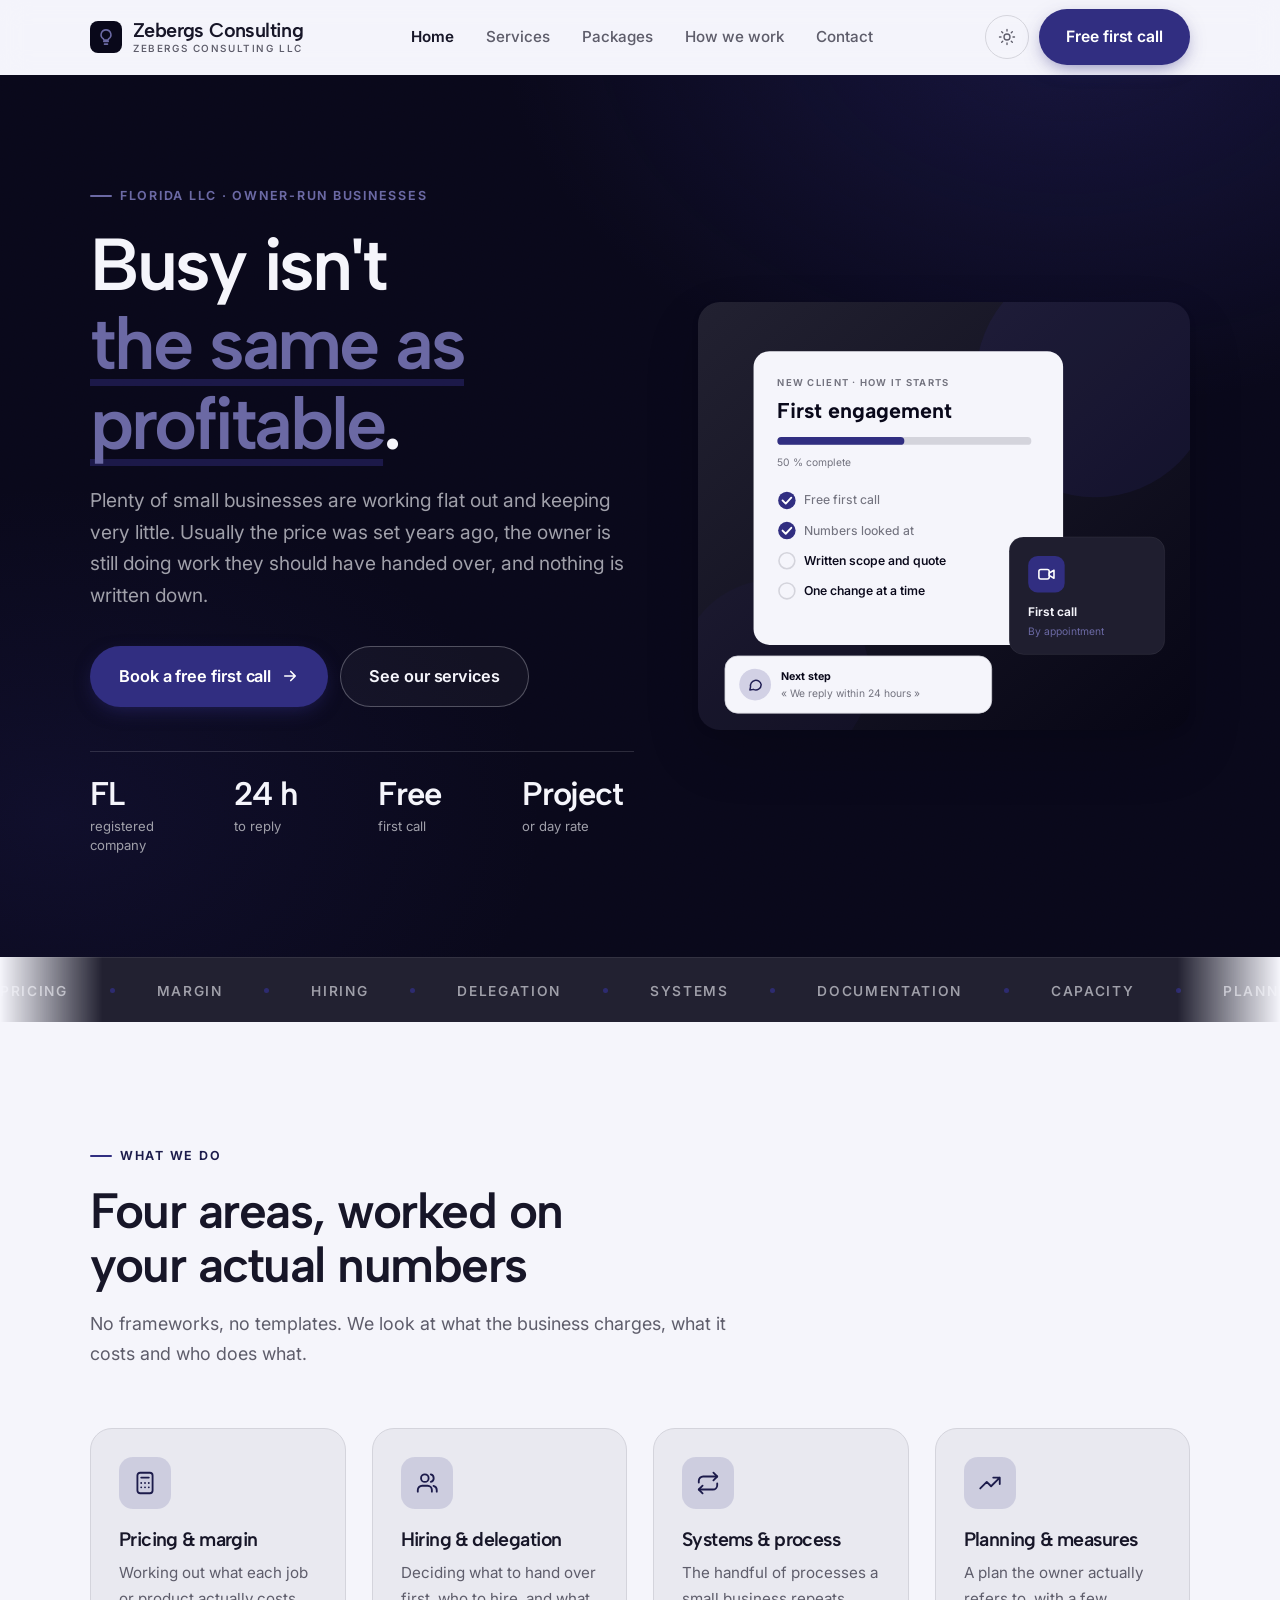
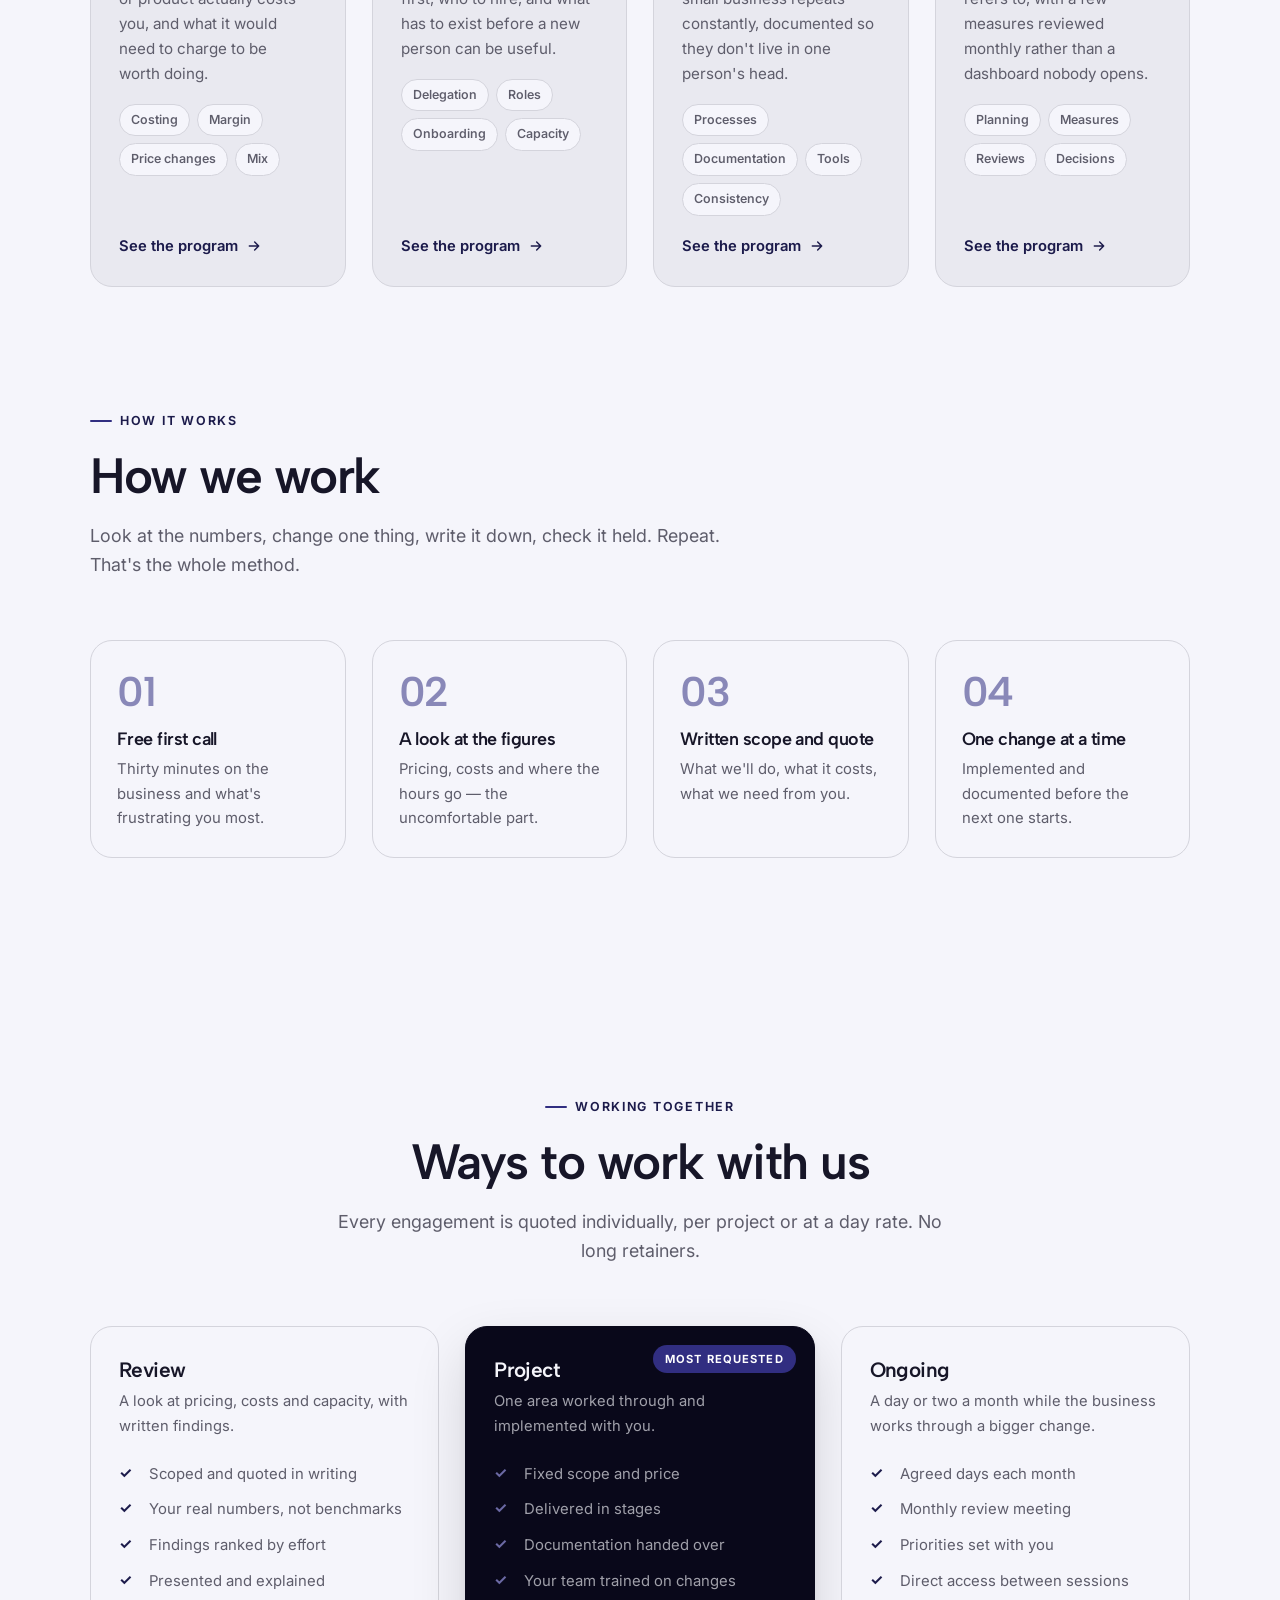
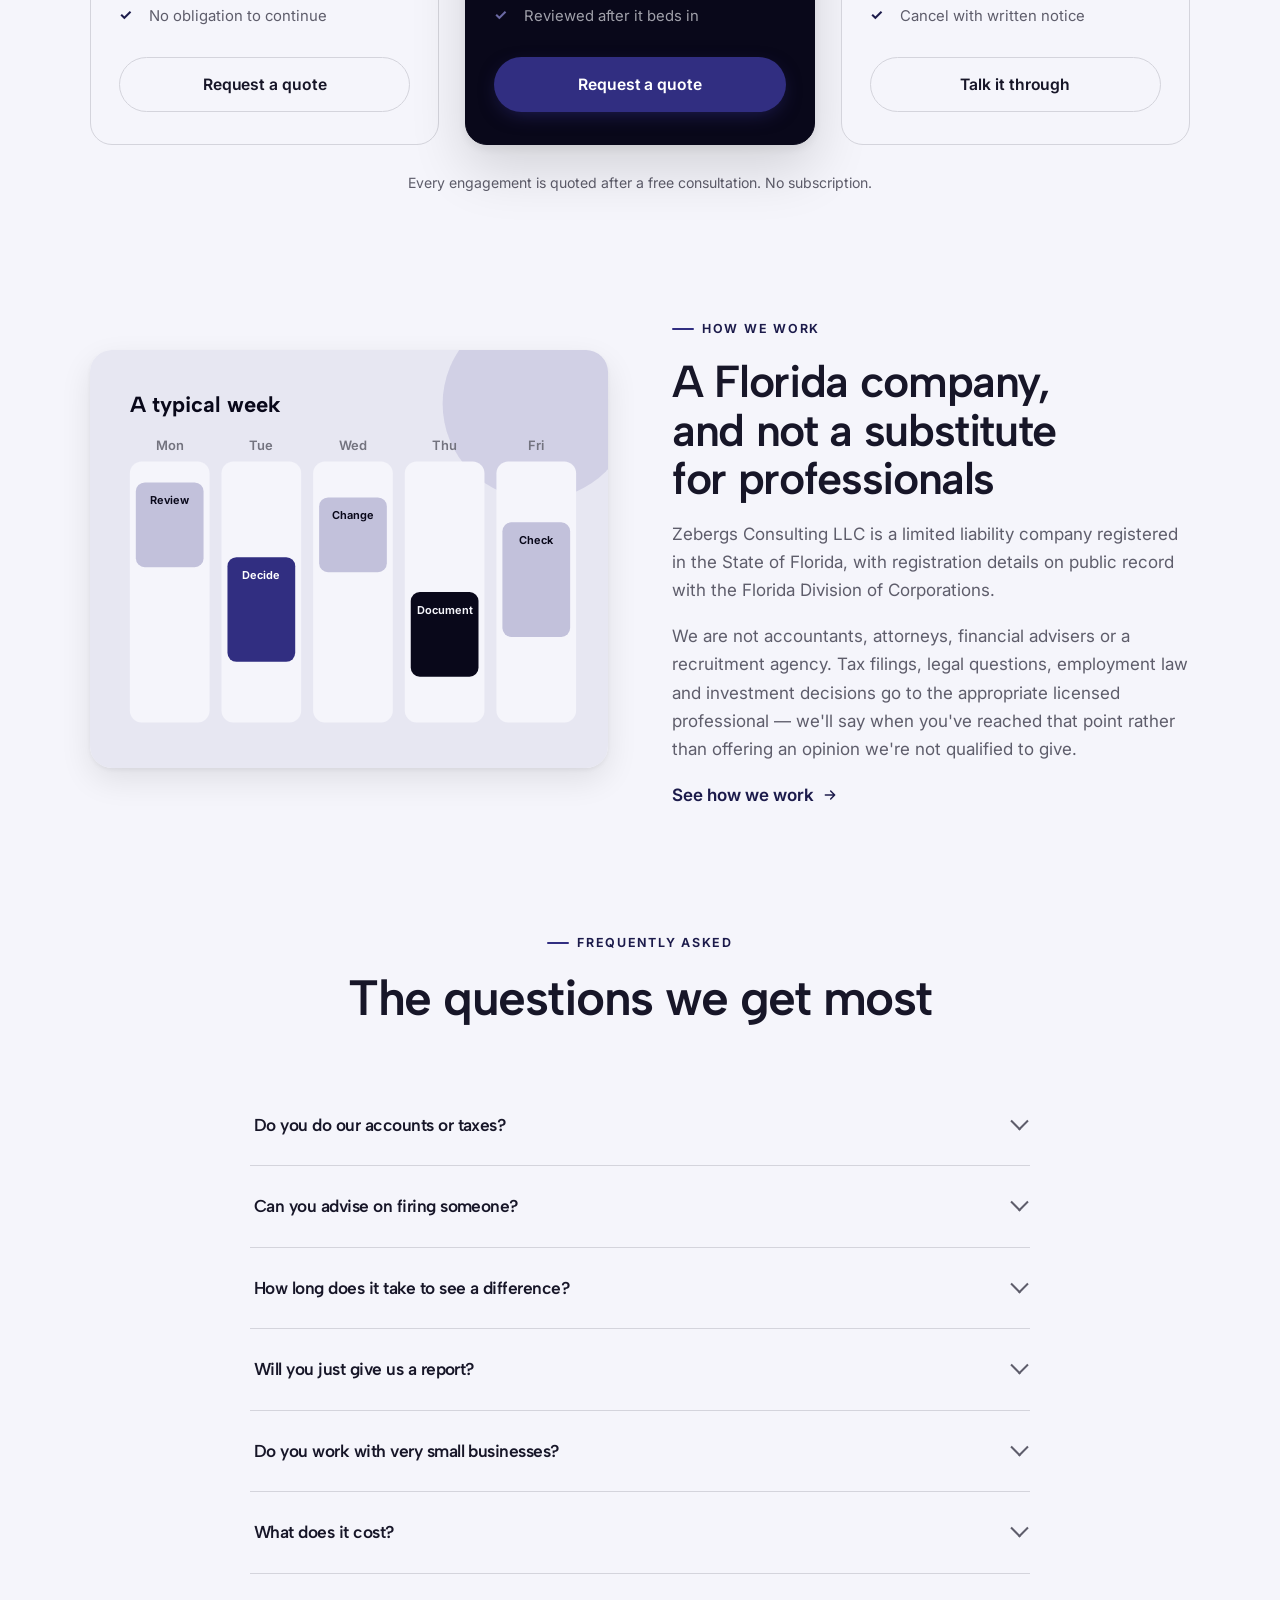
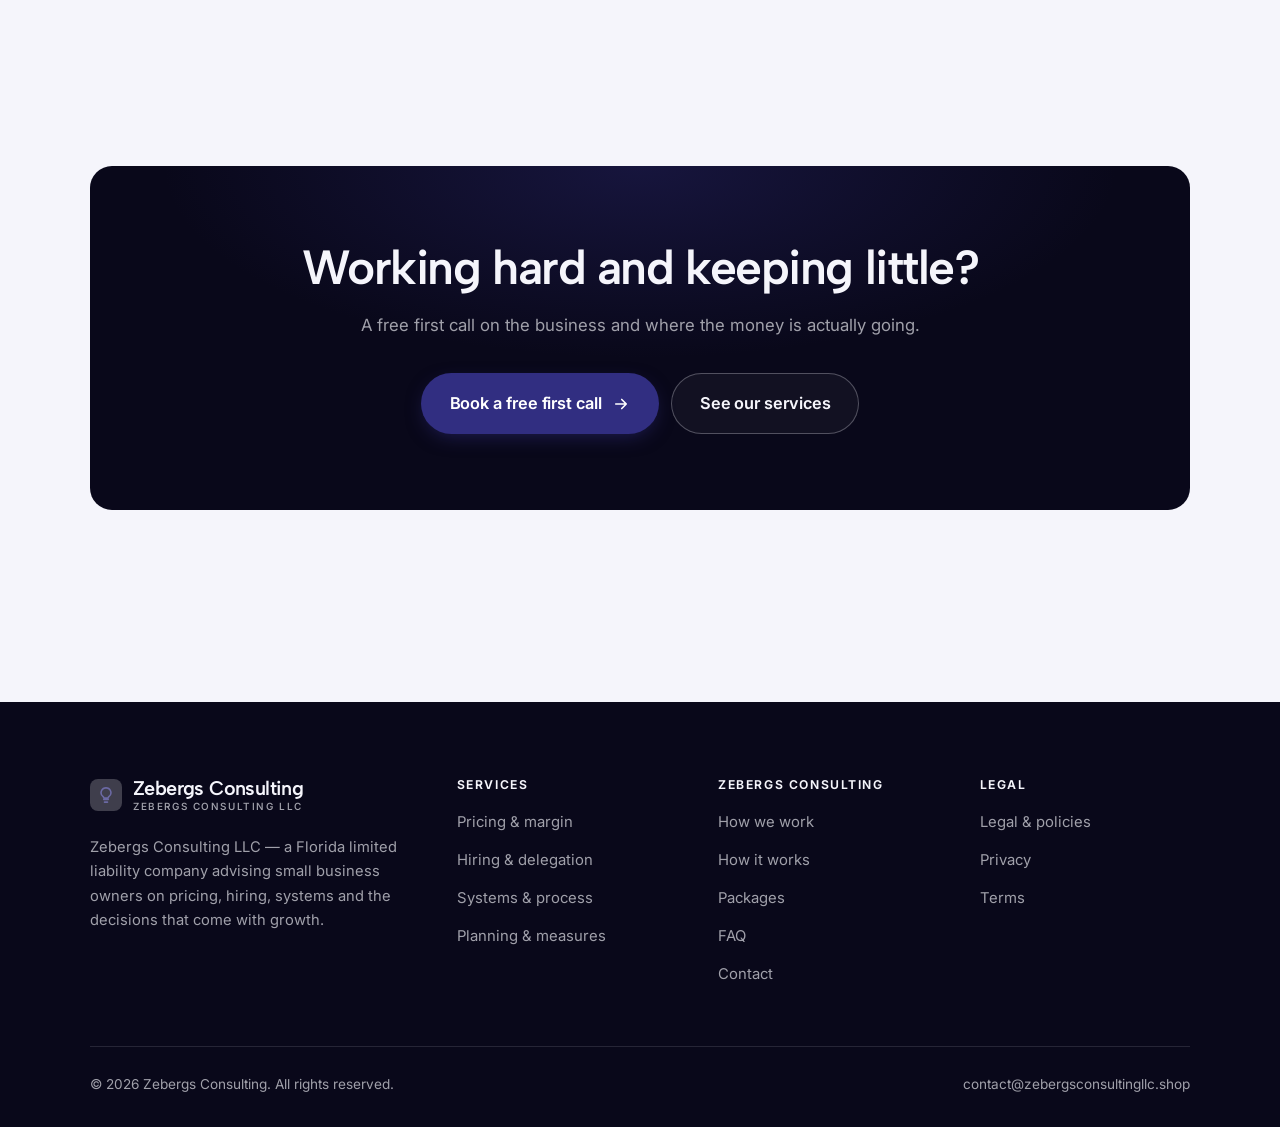
<file: index.html>
<!DOCTYPE html>
<html lang="en" class="no-js">
<head>
<meta charset="utf-8">
<meta name="viewport" content="width=device-width, initial-scale=1">
<title>Zebergs Consulting LLC — practical consulting for small businesses</title>
<meta name="description" content="Zebergs Consulting LLC, a Florida company advising small business owners: pricing and margin, hiring and delegation, systems and process, and planning for growth.">
<link rel="canonical" href="https://zebergsconsultingllc.shop/">

<meta property="og:type" content="website">
<meta property="og:url" content="https://zebergsconsultingllc.shop/">
<meta property="og:site_name" content="Zebergs Consulting">
<meta property="og:locale" content="en_US">
<meta property="og:title" content="Zebergs Consulting LLC — practical consulting for small businesses">
<meta property="og:description" content="Zebergs Consulting LLC, a Florida company advising small business owners: pricing and margin, hiring and delegation, systems and process, and planning for growth.">
<meta name="theme-color" content="#09081a">

<link rel="icon" href="assets/img/favicon.svg" type="image/svg+xml">
<link rel="preconnect" href="https://fonts.googleapis.com">
<link rel="preconnect" href="https://fonts.gstatic.com" crossorigin>
<link rel="stylesheet" href="https://fonts.googleapis.com/css2?family=Albert+Sans:wght@400..700&family=Inter:wght@400..700&display=swap">
<link rel="stylesheet" href="assets/css/style.css">

<!-- Thème appliqué avant le premier rendu (évite le flash) -->
<script>
document.documentElement.classList.remove('no-js');
(function(){try{var t=localStorage.getItem('site-theme');if(t){document.documentElement.setAttribute('data-theme',t);}}catch(e){}})();
</script>
<script type="application/ld+json">
{
  "@context": "https://schema.org",
  "@type": "Organization",
  "name": "Zebergs Consulting",
  "url": "https://zebergsconsultingllc.shop/",
  "email": "contact@zebergsconsultingllc.shop",
  "description": "Zebergs Consulting LLC, a Florida company advising small business owners: pricing and margin, hiring and delegation, systems and process, and planning for growth.",
  "areaServed": "US",
  "knowsLanguage": "en"
}
</script>
</head>

<body>
<a class="skip-link" href="#main">Skip to main content</a>

<header class="site-header">
  <nav class="wrap nav" aria-label="Main navigation">
    <a class="brand" href="index.html">
      <svg class="brand__mark" viewBox="0 0 64 64" aria-hidden="true">
        <rect class="bm-bg" width="64" height="64" rx="16"/>
        <g class="bm-ic" transform="translate(14 14) scale(1.5)" fill="none" stroke-width="2.1" stroke-linecap="round" stroke-linejoin="round"><path d="M9 18h6M10 21.5h4M12 2.5a6.5 6.5 0 0 0-3.8 11.8c.5.4.8 1 .8 1.6V16h6v-.1c0-.6.3-1.2.8-1.6A6.5 6.5 0 0 0 12 2.5z"/></g>
      </svg>
      <span>Zebergs Consulting<span class="brand__sub">Zebergs Consulting LLC</span></span>
    </a>

    <ul class="nav__links" id="nav-links">
      <li><a href="index.html" aria-current="page">Home</a></li>
      <li><a href="programs.html">Services</a></li>
      <li><a href="index.html#pricing">Packages</a></li>
      <li><a href="about.html">How we work</a></li>
      <li><a href="contact.html">Contact</a></li>
      <li><a class="btn btn--primary" href="contact.html">Free first call</a></li>
    </ul>

    <div class="nav__cta">
      <button class="theme-toggle" type="button" aria-label="Switch to dark theme">
        <svg class="icon-sun" viewBox="0 0 24 24" fill="none" stroke="currentColor" stroke-width="1.8" stroke-linecap="round" aria-hidden="true"><circle cx="12" cy="12" r="4"/><path d="M12 2v2m0 16v2M2 12h2m16 0h2M4.9 4.9l1.4 1.4m11.4 11.4 1.4 1.4M19.1 4.9l-1.4 1.4M6.3 17.7l-1.4 1.4"/></svg>
        <svg class="icon-moon" viewBox="0 0 24 24" fill="none" stroke="currentColor" stroke-width="1.8" stroke-linecap="round" stroke-linejoin="round" aria-hidden="true"><path d="M21 12.8A9 9 0 1 1 11.2 3a7 7 0 0 0 9.8 9.8z"/></svg>
      </button>
      <a class="btn btn--primary" href="contact.html">Free first call</a>
      <button class="nav__toggle" type="button" aria-expanded="false" aria-controls="nav-links" aria-label="Open menu">
        <svg class="icon-open" viewBox="0 0 24 24" fill="none" stroke="currentColor" stroke-width="2" stroke-linecap="round" aria-hidden="true"><path d="M3 6h18M3 12h18M3 18h18"/></svg>
        <svg class="icon-close" viewBox="0 0 24 24" fill="none" stroke="currentColor" stroke-width="2" stroke-linecap="round" aria-hidden="true"><path d="M6 6l12 12M18 6L6 18"/></svg>
      </button>
    </div>
  </nav>
</header>

<main id="main">

<section class="hero">
  <div class="wrap hero__inner">
    <div>
      <span class="eyebrow hero__eyebrow">Florida LLC · Owner-run businesses</span>
      <h1>Busy isn't<br> <em>the same as profitable</em>.</h1>
      <p class="hero__lede">Plenty of small businesses are working flat out and keeping very little. Usually the price was set years ago, the owner is still doing work they should have handed over, and nothing is written down.</p>

      <div class="hero__actions">
        <a class="btn btn--primary btn--lg" href="contact.html">Book a free first call <svg viewBox="0 0 24 24" fill="none" stroke="currentColor" stroke-width="2.2" stroke-linecap="round" stroke-linejoin="round" aria-hidden="true"><path d="M5 12h14M13 6l6 6-6 6"/></svg></a>
        <a class="btn btn--on-dark btn--lg" href="programs.html">See our services</a>
      </div>

      <ul class="hero__proof">
        <li><span class="stat__num">FL</span><span class="stat__label">registered company</span></li>
        <li><span class="stat__num">24 h</span><span class="stat__label">to reply</span></li>
        <li><span class="stat__num">Free</span><span class="stat__label">first call</span></li>
        <li><span class="stat__num">Project</span><span class="stat__label">or day rate</span></li>
      </ul>
    </div>

    <div class="hero__art">
      <svg viewBox="0 0 620 540" role="img" aria-label="How a first engagement with Zebergs Consulting works, from free call to a written scope.">
        <defs>
          <linearGradient id="hbg" x1="0" y1="0" x2="1" y2="1">
            <stop offset="0" stop-color="#222131"/><stop offset="1" stop-color="#070615"/>
          </linearGradient>
        </defs>
        <rect width="620" height="540" rx="22" fill="url(#hbg)"/>
        <circle cx="500" cy="96" r="150" fill="#312e81" opacity=".16"/>
        <circle cx="96" cy="470" r="120" fill="#312e81" opacity=".08"/>

        <g style="font-family: var(--font-body)">
          <!-- Carte programme -->
          <rect x="70" y="62" width="390" height="370" rx="20" fill="#f5f5fb"/>
          <text x="100" y="106" font-size="12" font-weight="650" letter-spacing="1.6" fill="#73737f">NEW CLIENT · HOW IT STARTS</text>
          <text x="100" y="146" font-size="27" font-weight="700" fill="#09081a" style="font-family: var(--font-display)">First engagement</text>
          <rect x="100" y="170" width="320" height="10" rx="5" fill="#d4d4dc"/>
          <rect x="100" y="170" width="160" height="10" rx="5" fill="#312e81"/>
          <text x="100" y="206" font-size="13" fill="#73737f">50 % complete</text>
          <circle cx="112" cy="250" r="11" fill="#312e81"/><path d="M106.5 250l4 4 7-7.5" fill="none" stroke="#ffffff" stroke-width="2.4" stroke-linecap="round" stroke-linejoin="round"/><text x="134" y="255" font-size="15.5" fill="#73737f" font-weight="450">Free first call</text>
          <circle cx="112" cy="288" r="11" fill="#312e81"/><path d="M106.5 288l4 4 7-7.5" fill="none" stroke="#ffffff" stroke-width="2.4" stroke-linecap="round" stroke-linejoin="round"/><text x="134" y="293" font-size="15.5" fill="#73737f" font-weight="450">Numbers looked at</text>
          <circle cx="112" cy="326" r="10" fill="none" stroke="#d4d4dc" stroke-width="2"/><text x="134" y="331" font-size="15.5" fill="#09081a" font-weight="560">Written scope and quote</text>
          <circle cx="112" cy="364" r="10" fill="none" stroke="#d4d4dc" stroke-width="2"/><text x="134" y="369" font-size="15.5" fill="#09081a" font-weight="560">One change at a time</text>

          <!-- Carte séance -->
          <rect x="392" y="296" width="196" height="148" rx="18" fill="#1f1e2f" stroke="#ffffff" stroke-opacity=".08"/>
          <rect x="416" y="320" width="46" height="46" rx="12" fill="#312e81"/>
          <g transform="translate(427 331)" fill="none" stroke="#ffffff" color="#ffffff" stroke-width="2" stroke-linecap="round" stroke-linejoin="round"><rect x="2.5" y="6" width="13" height="12" rx="2.5"/><path d="M15.5 10.5 21.5 7v10l-6-3.5z"/></g>
          <text x="416" y="396" font-size="15" font-weight="650" fill="#f5f5fb">First call</text>
          <text x="416" y="420" font-size="13" fill="#6b69a4">By appointment</text>

          <!-- Retour du coach -->
          <rect x="34" y="446" width="336" height="72" rx="16" fill="#f5f5fb" stroke="#d4d4dc"/>
          <circle cx="72" cy="482" r="20" fill="#d2d1e5"/>
          <g transform="translate(62 472) scale(.84)" fill="none" stroke="#201e54" stroke-width="2.2" stroke-linecap="round" stroke-linejoin="round"><path d="M21 12a8 8 0 0 1-11.6 7.1L4 20l1-4.6A8 8 0 1 1 21 12z"/></g>
          <text x="104" y="476" font-size="13.5" font-weight="700" fill="#09081a">Next step</text>
          <text x="104" y="498" font-size="13" fill="#73737f">« We reply within 24 hours »</text>
        </g>
      </svg>
    </div>
  </div>
</section>

<div class="marquee" aria-hidden="true">
  <div class="marquee__track"><span>Pricing</span><span>Margin</span><span>Hiring</span><span>Delegation</span><span>Systems</span><span>Documentation</span><span>Capacity</span><span>Planning</span><span>Measures</span><span>Reviews</span><span>Pricing</span><span>Margin</span><span>Hiring</span><span>Delegation</span><span>Systems</span><span>Documentation</span><span>Capacity</span><span>Planning</span><span>Measures</span><span>Reviews</span></div>
</div>

<section class="section wrap" id="programs">
  <div class="section-head reveal">
    <span class="eyebrow">What we do</span>
    <h2>Four areas, worked on your actual numbers</h2>
    <p>No frameworks, no templates. We look at what the business charges, what it costs and who does what.</p>
  </div>
  <div class="grid grid--4 reveal-group">
    <a class="card" href="programs.html#pricing">
      <div class="card__icon"><svg viewBox="0 0 24 24" fill="none" stroke="currentColor" stroke-width="1.7" stroke-linecap="round" stroke-linejoin="round" aria-hidden="true"><rect x="5" y="2.5" width="14" height="19" rx="2.5"/><path d="M8.5 7h7M8.5 12h.01M12 12h.01M15.5 12h.01M8.5 16h.01M12 16h.01M15.5 16h.01"/></svg></div>
      <h3>Pricing &amp; margin</h3>
      <p>Working out what each job or product actually costs you, and what it would need to charge to be worth doing.</p>
      <ul class="tags"><li>Costing</li><li>Margin</li><li>Price changes</li><li>Mix</li></ul>
      <span class="arrow-link">See the program <svg viewBox="0 0 24 24" fill="none" stroke="currentColor" stroke-width="2.2" stroke-linecap="round" stroke-linejoin="round" aria-hidden="true"><path d="M5 12h14M13 6l6 6-6 6"/></svg></span>
    </a>
    <a class="card" href="programs.html#hiring">
      <div class="card__icon"><svg viewBox="0 0 24 24" fill="none" stroke="currentColor" stroke-width="1.7" stroke-linecap="round" stroke-linejoin="round" aria-hidden="true"><path d="M16.5 20v-1.5a4 4 0 0 0-4-4h-5a4 4 0 0 0-4 4V20"/><circle cx="10" cy="7.5" r="3.5"/><path d="M21 20v-1.5a4 4 0 0 0-3-3.9M15.5 4.1a3.5 3.5 0 0 1 0 6.8"/></svg></div>
      <h3>Hiring &amp; delegation</h3>
      <p>Deciding what to hand over first, who to hire, and what has to exist before a new person can be useful.</p>
      <ul class="tags"><li>Delegation</li><li>Roles</li><li>Onboarding</li><li>Capacity</li></ul>
      <span class="arrow-link">See the program <svg viewBox="0 0 24 24" fill="none" stroke="currentColor" stroke-width="2.2" stroke-linecap="round" stroke-linejoin="round" aria-hidden="true"><path d="M5 12h14M13 6l6 6-6 6"/></svg></span>
    </a>
    <a class="card" href="programs.html#systems">
      <div class="card__icon"><svg viewBox="0 0 24 24" fill="none" stroke="currentColor" stroke-width="1.7" stroke-linecap="round" stroke-linejoin="round" aria-hidden="true"><path d="M17 2.5l3.5 3.5L17 9.5"/><path d="M3.5 11.5V10A4 4 0 0 1 7.5 6h13M7 21.5 3.5 18 7 14.5"/><path d="M20.5 12.5V14a4 4 0 0 1-4 4h-13"/></svg></div>
      <h3>Systems &amp; process</h3>
      <p>The handful of processes a small business repeats constantly, documented so they don't live in one person's head.</p>
      <ul class="tags"><li>Processes</li><li>Documentation</li><li>Tools</li><li>Consistency</li></ul>
      <span class="arrow-link">See the program <svg viewBox="0 0 24 24" fill="none" stroke="currentColor" stroke-width="2.2" stroke-linecap="round" stroke-linejoin="round" aria-hidden="true"><path d="M5 12h14M13 6l6 6-6 6"/></svg></span>
    </a>
    <a class="card" href="programs.html#planning">
      <div class="card__icon"><svg viewBox="0 0 24 24" fill="none" stroke="currentColor" stroke-width="1.7" stroke-linecap="round" stroke-linejoin="round" aria-hidden="true"><path d="M3 17l6-6 4 4 8-8M15 7h6v6"/></svg></div>
      <h3>Planning &amp; measures</h3>
      <p>A plan the owner actually refers to, with a few measures reviewed monthly rather than a dashboard nobody opens.</p>
      <ul class="tags"><li>Planning</li><li>Measures</li><li>Reviews</li><li>Decisions</li></ul>
      <span class="arrow-link">See the program <svg viewBox="0 0 24 24" fill="none" stroke="currentColor" stroke-width="2.2" stroke-linecap="round" stroke-linejoin="round" aria-hidden="true"><path d="M5 12h14M13 6l6 6-6 6"/></svg></span>
    </a>
  </div>
</section>

<section class="section section--flush wrap" id="how-it-works">
  <div class="section-head reveal">
    <span class="eyebrow">How it works</span>
    <h2>How we work</h2>
    <p>Look at the numbers, change one thing, write it down, check it held. Repeat. That's the whole method.</p>
  </div>
  <div class="grid grid--4 steps reveal-group">
    <article class="step">
      <h3>Free first call</h3>
      <p>Thirty minutes on the business and what's frustrating you most.</p>
    </article>
    <article class="step">
      <h3>A look at the figures</h3>
      <p>Pricing, costs and where the hours go — the uncomfortable part.</p>
    </article>
    <article class="step">
      <h3>Written scope and quote</h3>
      <p>What we'll do, what it costs, what we need from you.</p>
    </article>
    <article class="step">
      <h3>One change at a time</h3>
      <p>Implemented and documented before the next one starts.</p>
    </article>
  </div>
</section>

<section class="section wrap" id="pricing">
  <div class="section-head section-head--center reveal">
    <span class="eyebrow">Working together</span>
    <h2>Ways to work with us</h2>
    <p>Every engagement is quoted individually, per project or at a day rate. No long retainers.</p>
  </div>
  <div class="grid grid--3 plans reveal-group">
    <article class="plan">
      
      <h3>Review</h3>
      <p class="plan__desc">A look at pricing, costs and capacity, with written findings.</p>
      
      <ul class="plan__features">
        <li>Scoped and quoted in writing</li>
        <li>Your real numbers, not benchmarks</li>
        <li>Findings ranked by effort</li>
        <li>Presented and explained</li>
        <li>No obligation to continue</li>
      </ul>
      <a class="btn btn--ghost btn--block" href="contact.html">Request a quote</a>
    </article>
    <article class="plan plan--featured">
      <span class="plan__tag">Most requested</span>
      <h3>Project</h3>
      <p class="plan__desc">One area worked through and implemented with you.</p>
      
      <ul class="plan__features">
        <li>Fixed scope and price</li>
        <li>Delivered in stages</li>
        <li>Documentation handed over</li>
        <li>Your team trained on changes</li>
        <li>Reviewed after it beds in</li>
      </ul>
      <a class="btn btn--primary btn--block" href="contact.html">Request a quote</a>
    </article>
    <article class="plan">
      
      <h3>Ongoing</h3>
      <p class="plan__desc">A day or two a month while the business works through a bigger change.</p>
      
      <ul class="plan__features">
        <li>Agreed days each month</li>
        <li>Monthly review meeting</li>
        <li>Priorities set with you</li>
        <li>Direct access between sessions</li>
        <li>Cancel with written notice</li>
      </ul>
      <a class="btn btn--ghost btn--block" href="contact.html">Talk it through</a>
    </article>
  </div>
  <p class="plans-note">Every engagement is quoted after a free consultation. No subscription.</p>
</section>

<section class="section section--flush wrap">
  <div class="split reveal">
    <div class="split__art">
      <svg viewBox="0 0 520 420" role="img" aria-label="Example of a typical week: Review, Decide, Change, Document, Check.">
        <rect width="520" height="420" rx="20" fill="#e7e7f2"/>
        <circle cx="450" cy="54" r="96" fill="#312e81" opacity=".12"/>
        <g style="font-family: var(--font-body)">
        <text x="40" y="62" font-size="22" font-weight="700" fill="#09081a" style="font-family: var(--font-display)">A typical week</text>
        <text x="80" y="100" text-anchor="middle" font-size="13" font-weight="600" fill="#73737f">Mon</text>
        <rect x="40" y="112" width="80" height="262" rx="12" fill="#f5f5fb"/>
        <rect x="46" y="133" width="68" height="85" rx="9" fill="#c2c1db"/>
        <text x="80" y="155" text-anchor="middle" font-size="11" font-weight="650" fill="#09081a">Review</text>
        <text x="172" y="100" text-anchor="middle" font-size="13" font-weight="600" fill="#73737f">Tue</text>
        <rect x="132" y="112" width="80" height="262" rx="12" fill="#f5f5fb"/>
        <rect x="138" y="208" width="68" height="105" rx="9" fill="#312e81"/>
        <text x="172" y="230" text-anchor="middle" font-size="11" font-weight="650" fill="#ffffff">Decide</text>
        <text x="264" y="100" text-anchor="middle" font-size="13" font-weight="600" fill="#73737f">Wed</text>
        <rect x="224" y="112" width="80" height="262" rx="12" fill="#f5f5fb"/>
        <rect x="230" y="148" width="68" height="75" rx="9" fill="#c2c1db"/>
        <text x="264" y="170" text-anchor="middle" font-size="11" font-weight="650" fill="#09081a">Change</text>
        <text x="356" y="100" text-anchor="middle" font-size="13" font-weight="600" fill="#73737f">Thu</text>
        <rect x="316" y="112" width="80" height="262" rx="12" fill="#f5f5fb"/>
        <rect x="322" y="243" width="68" height="85" rx="9" fill="#09081a"/>
        <text x="356" y="265" text-anchor="middle" font-size="11" font-weight="650" fill="#f5f5fb">Document</text>
        <text x="448" y="100" text-anchor="middle" font-size="13" font-weight="600" fill="#73737f">Fri</text>
        <rect x="408" y="112" width="80" height="262" rx="12" fill="#f5f5fb"/>
        <rect x="414" y="173" width="68" height="115" rx="9" fill="#c2c1db"/>
        <text x="448" y="195" text-anchor="middle" font-size="11" font-weight="650" fill="#09081a">Check</text>
        </g>
      </svg>
    </div>
    <div>
      <span class="eyebrow">How we work</span>
      <h2>A Florida company, and not a substitute for professionals</h2>
      <p>Zebergs Consulting LLC is a limited liability company registered in the State of Florida, with registration details on public record with the Florida Division of Corporations.</p>
      <p>We are not accountants, attorneys, financial advisers or a recruitment agency. Tax filings, legal questions, employment law and investment decisions go to the appropriate licensed professional — we'll say when you've reached that point rather than offering an opinion we're not qualified to give.</p>
      <p><a class="arrow-link" href="about.html">See how we work <svg viewBox="0 0 24 24" fill="none" stroke="currentColor" stroke-width="2.2" stroke-linecap="round" stroke-linejoin="round" aria-hidden="true"><path d="M5 12h14M13 6l6 6-6 6"/></svg></a></p>
    </div>
  </div>
</section>

<section class="section section--flush wrap" id="faq">
  <div class="section-head section-head--center reveal">
    <span class="eyebrow">Frequently asked</span>
    <h2>The questions we get most</h2>
  </div>
  <div class="faq reveal">
    <details>
      <summary>Do you do our accounts or taxes?</summary>
      <p>No. We're not a CPA firm. We work on pricing, costs and process, and we'll coordinate with your accountant where it helps.</p>
    </details>
    <details>
      <summary>Can you advise on firing someone?</summary>
      <p>No — employment law questions go to an employment attorney. We can help with role clarity and performance expectations, which often prevents reaching that point.</p>
    </details>
    <details>
      <summary>How long does it take to see a difference?</summary>
      <p>Pricing changes show up in the next invoices. Process and hiring work takes longer. We'll be honest about which is which rather than promising quick wins everywhere.</p>
    </details>
    <details>
      <summary>Will you just give us a report?</summary>
      <p>Only if that's the scope. Our preference is implementing one change and seeing it hold — reports alone rarely change anything.</p>
    </details>
    <details>
      <summary>Do you work with very small businesses?</summary>
      <p>Yes, most of our clients are owner-run with a handful of staff. Smaller businesses can change direction quickly, which makes the work more satisfying.</p>
    </details>
    <details>
      <summary>What does it cost?</summary>
      <p>Quoted in writing after a free first call, per project or at a day rate. Nothing is charged before you accept.</p>
    </details>
  </div>
</section>

<section class="wrap section--tight">
  <div class="cta-band reveal">
    <h2>Working hard and keeping little?</h2>
    <p>A free first call on the business and where the money is actually going.</p>
    <div class="hero__actions">
      <a class="btn btn--primary btn--lg" href="contact.html">Book a free first call <svg viewBox="0 0 24 24" fill="none" stroke="currentColor" stroke-width="2.2" stroke-linecap="round" stroke-linejoin="round" aria-hidden="true"><path d="M5 12h14M13 6l6 6-6 6"/></svg></a>
      <a class="btn btn--on-dark btn--lg" href="programs.html">See our services</a>
    </div>
  </div>
</section>

</main>

<footer class="site-footer">
  <div class="wrap">
    <div class="footer__grid">
      <div class="footer__brand">
        <a class="brand" href="index.html">
          <svg class="brand__mark" viewBox="0 0 64 64" aria-hidden="true">
        <rect class="bm-bg" width="64" height="64" rx="16"/>
        <g class="bm-ic" transform="translate(14 14) scale(1.5)" fill="none" stroke-width="2.1" stroke-linecap="round" stroke-linejoin="round"><path d="M9 18h6M10 21.5h4M12 2.5a6.5 6.5 0 0 0-3.8 11.8c.5.4.8 1 .8 1.6V16h6v-.1c0-.6.3-1.2.8-1.6A6.5 6.5 0 0 0 12 2.5z"/></g>
      </svg>
          <span>Zebergs Consulting<span class="brand__sub">Zebergs Consulting LLC</span></span>
        </a>
        <p>Zebergs Consulting LLC — a Florida limited liability company advising small business owners on pricing, hiring, systems and the decisions that come with growth.</p>
      </div>

      <div class="footer__col">
        <h4>Services</h4>
        <ul>
          <li><a href="programs.html#pricing">Pricing &amp; margin</a></li>
          <li><a href="programs.html#hiring">Hiring &amp; delegation</a></li>
          <li><a href="programs.html#systems">Systems &amp; process</a></li>
          <li><a href="programs.html#planning">Planning &amp; measures</a></li>
        </ul>
      </div>

      <div class="footer__col">
        <h4>Zebergs Consulting</h4>
        <ul>
          <li><a href="about.html">How we work</a></li>
          <li><a href="index.html#how-it-works">How it works</a></li>
          <li><a href="index.html#pricing">Packages</a></li>
          <li><a href="index.html#faq">FAQ</a></li>
          <li><a href="contact.html">Contact</a></li>
        </ul>
      </div>

      <div class="footer__col">
        <h4>Legal</h4>
        <ul>
          <li><a href="legal.html">Legal &amp; policies</a></li>
          <li><a href="legal.html#privacy">Privacy</a></li>
          <li><a href="legal.html#terms">Terms</a></li>
        </ul>
      </div>
    </div>

    <div class="footer__bottom">
      <p>© <span data-year>2026</span> Zebergs Consulting. All rights reserved.</p>
      <p><a href="mailto:contact@zebergsconsultingllc.shop">contact@zebergsconsultingllc.shop</a></p>
    </div>
  </div>
</footer>

<script src="assets/js/main.js" defer></script>
</body>
</html>
</file>
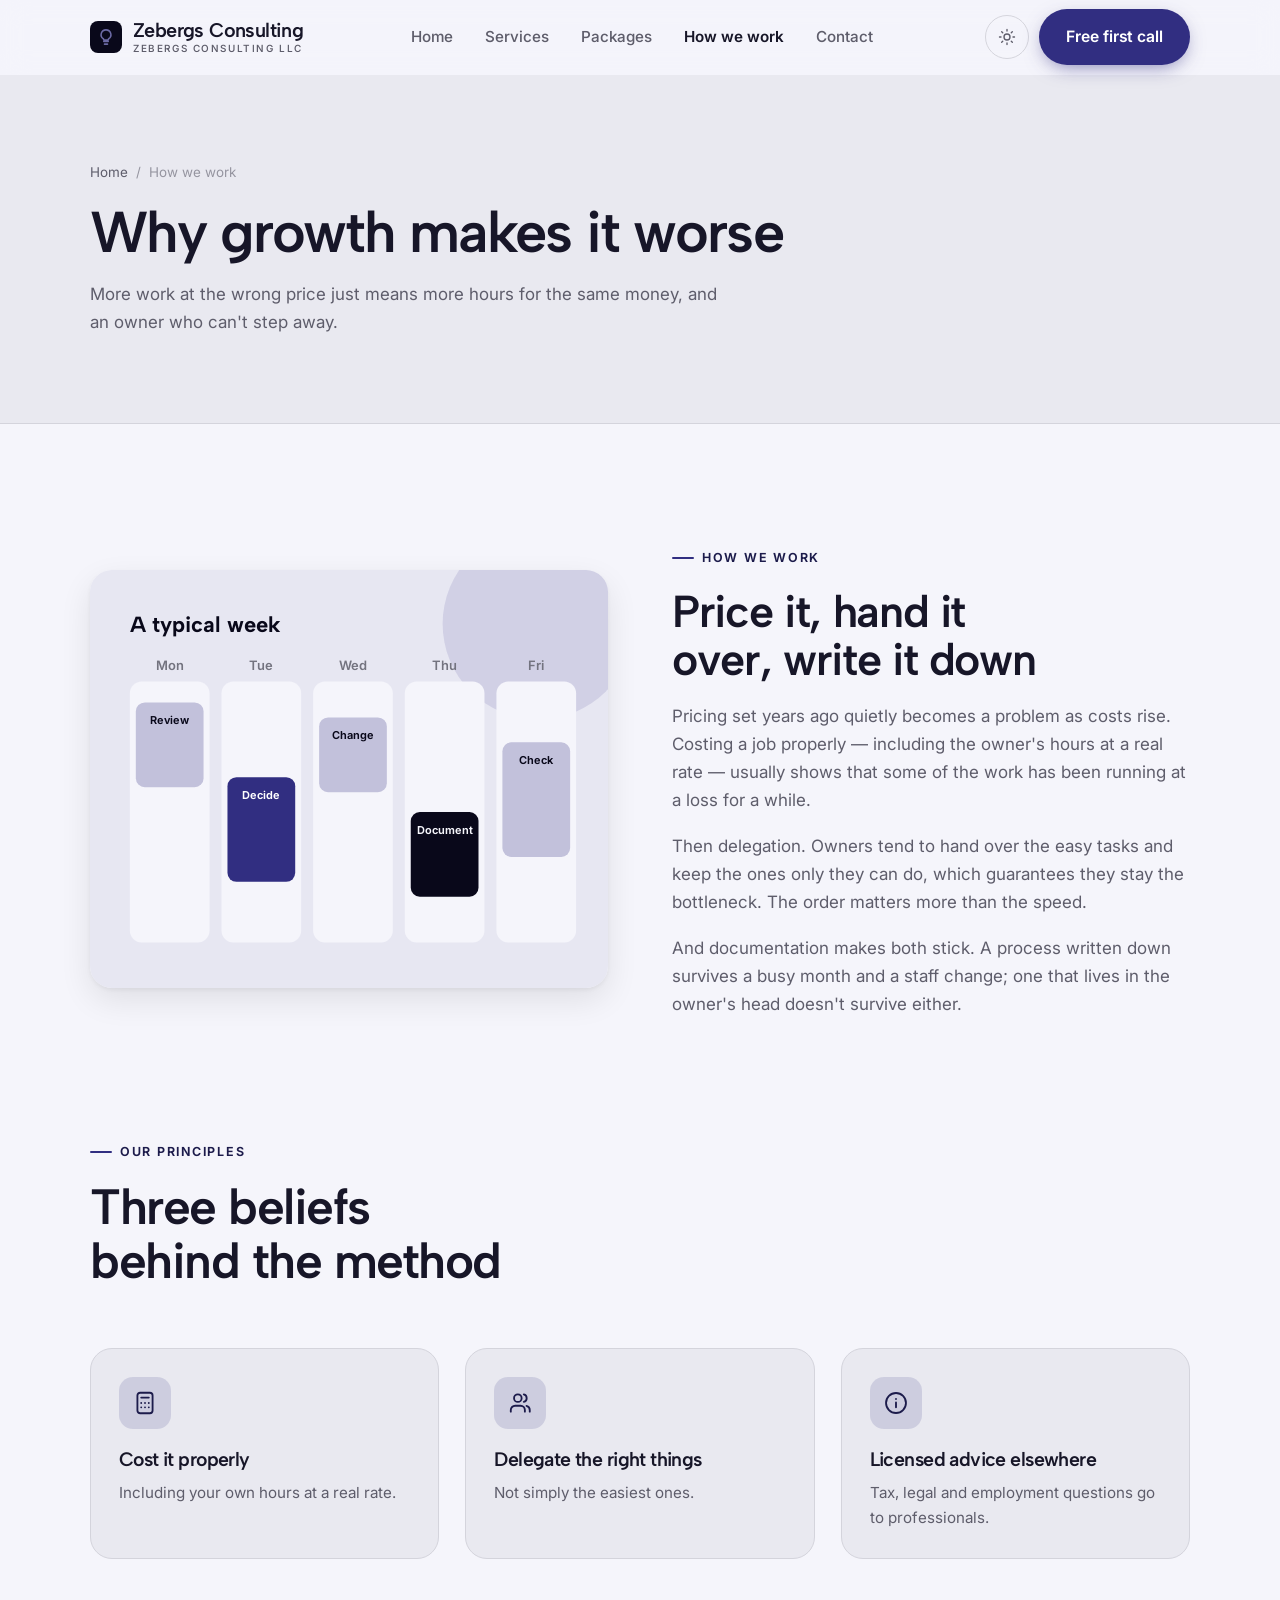
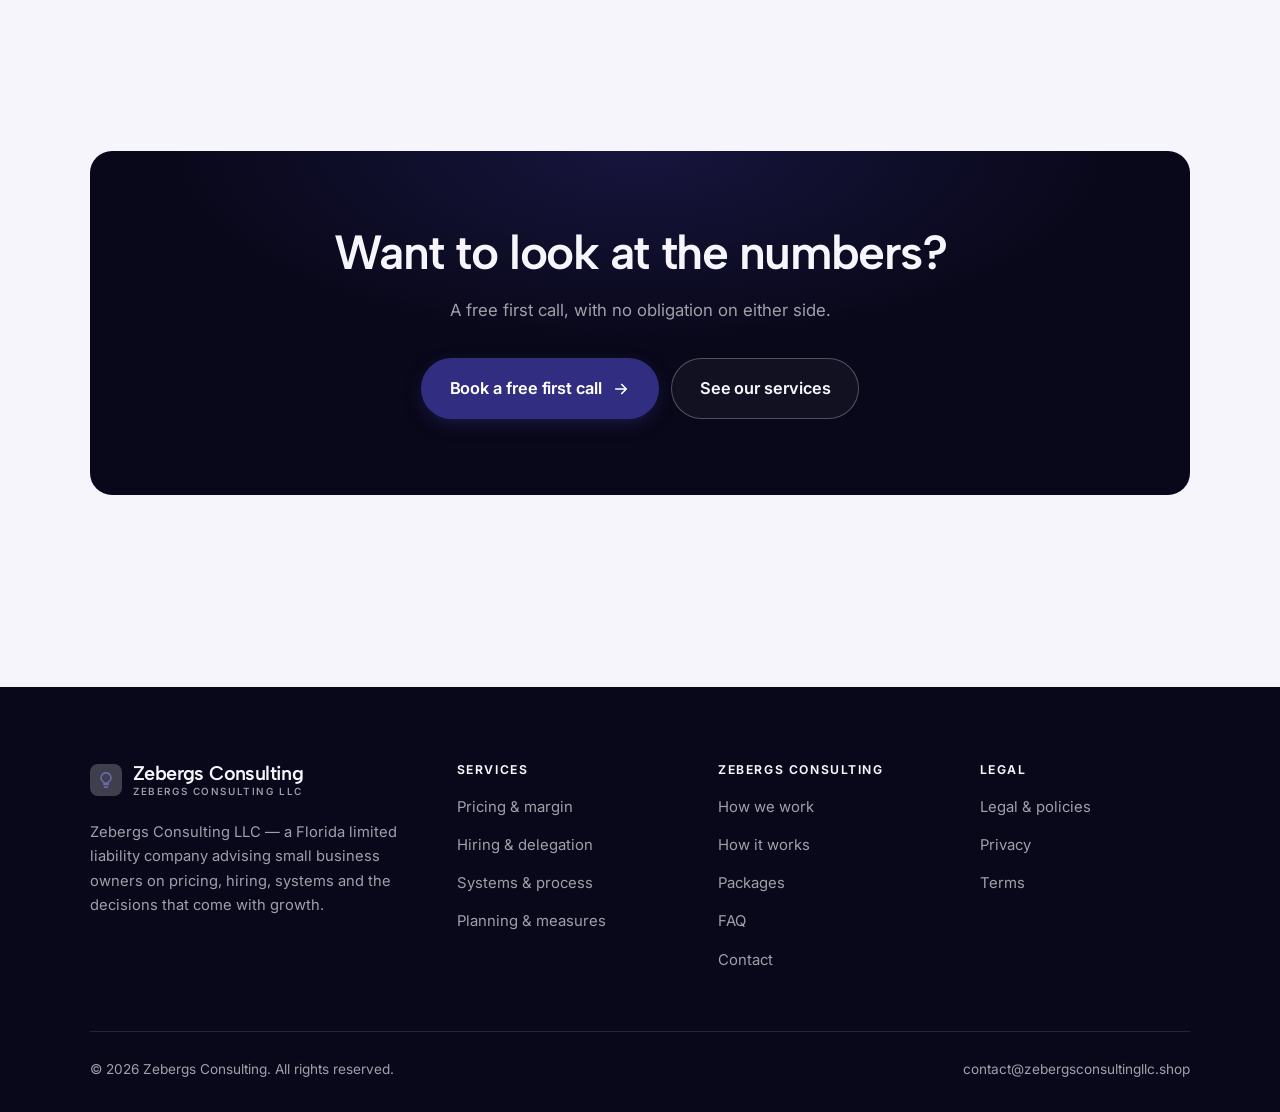
<file: about.html>
<!DOCTYPE html>
<html lang="en" class="no-js">
<head>
<meta charset="utf-8">
<meta name="viewport" content="width=device-width, initial-scale=1">
<title>How we work — Zebergs Consulting</title>
<meta name="description" content="About Zebergs Consulting LLC, a Florida limited liability company advising small business owners.">
<link rel="canonical" href="https://zebergsconsultingllc.shop/about.html">

<meta property="og:type" content="website">
<meta property="og:url" content="https://zebergsconsultingllc.shop/about.html">
<meta property="og:site_name" content="Zebergs Consulting">
<meta property="og:locale" content="en_US">
<meta property="og:title" content="How we work — Zebergs Consulting">
<meta property="og:description" content="About Zebergs Consulting LLC, a Florida limited liability company advising small business owners.">
<meta name="theme-color" content="#09081a">

<link rel="icon" href="assets/img/favicon.svg" type="image/svg+xml">
<link rel="preconnect" href="https://fonts.googleapis.com">
<link rel="preconnect" href="https://fonts.gstatic.com" crossorigin>
<link rel="stylesheet" href="https://fonts.googleapis.com/css2?family=Albert+Sans:wght@400..700&family=Inter:wght@400..700&display=swap">
<link rel="stylesheet" href="assets/css/style.css">

<!-- Thème appliqué avant le premier rendu (évite le flash) -->
<script>
document.documentElement.classList.remove('no-js');
(function(){try{var t=localStorage.getItem('site-theme');if(t){document.documentElement.setAttribute('data-theme',t);}}catch(e){}})();
</script>
</head>

<body>
<a class="skip-link" href="#main">Skip to main content</a>

<header class="site-header">
  <nav class="wrap nav" aria-label="Main navigation">
    <a class="brand" href="index.html">
      <svg class="brand__mark" viewBox="0 0 64 64" aria-hidden="true">
        <rect class="bm-bg" width="64" height="64" rx="16"/>
        <g class="bm-ic" transform="translate(14 14) scale(1.5)" fill="none" stroke-width="2.1" stroke-linecap="round" stroke-linejoin="round"><path d="M9 18h6M10 21.5h4M12 2.5a6.5 6.5 0 0 0-3.8 11.8c.5.4.8 1 .8 1.6V16h6v-.1c0-.6.3-1.2.8-1.6A6.5 6.5 0 0 0 12 2.5z"/></g>
      </svg>
      <span>Zebergs Consulting<span class="brand__sub">Zebergs Consulting LLC</span></span>
    </a>

    <ul class="nav__links" id="nav-links">
      <li><a href="index.html">Home</a></li>
      <li><a href="programs.html">Services</a></li>
      <li><a href="index.html#pricing">Packages</a></li>
      <li><a href="about.html" aria-current="page">How we work</a></li>
      <li><a href="contact.html">Contact</a></li>
      <li><a class="btn btn--primary" href="contact.html">Free first call</a></li>
    </ul>

    <div class="nav__cta">
      <button class="theme-toggle" type="button" aria-label="Switch to dark theme">
        <svg class="icon-sun" viewBox="0 0 24 24" fill="none" stroke="currentColor" stroke-width="1.8" stroke-linecap="round" aria-hidden="true"><circle cx="12" cy="12" r="4"/><path d="M12 2v2m0 16v2M2 12h2m16 0h2M4.9 4.9l1.4 1.4m11.4 11.4 1.4 1.4M19.1 4.9l-1.4 1.4M6.3 17.7l-1.4 1.4"/></svg>
        <svg class="icon-moon" viewBox="0 0 24 24" fill="none" stroke="currentColor" stroke-width="1.8" stroke-linecap="round" stroke-linejoin="round" aria-hidden="true"><path d="M21 12.8A9 9 0 1 1 11.2 3a7 7 0 0 0 9.8 9.8z"/></svg>
      </button>
      <a class="btn btn--primary" href="contact.html">Free first call</a>
      <button class="nav__toggle" type="button" aria-expanded="false" aria-controls="nav-links" aria-label="Open menu">
        <svg class="icon-open" viewBox="0 0 24 24" fill="none" stroke="currentColor" stroke-width="2" stroke-linecap="round" aria-hidden="true"><path d="M3 6h18M3 12h18M3 18h18"/></svg>
        <svg class="icon-close" viewBox="0 0 24 24" fill="none" stroke="currentColor" stroke-width="2" stroke-linecap="round" aria-hidden="true"><path d="M6 6l12 12M18 6L6 18"/></svg>
      </button>
    </div>
  </nav>
</header>

<main id="main">

<section class="page-head">
  <div class="wrap">
    <nav class="breadcrumb" aria-label="Breadcrumb">
      <a href="index.html">Home</a><span>/</span><span aria-current="page">How we work</span>
    </nav>
    <h1>Why growth makes it worse</h1>
    <p>More work at the wrong price just means more hours for the same money, and an owner who can't step away.</p>
  </div>
</section>

<section class="section wrap">
  <div class="split reveal">
    <div class="split__art">
      <svg viewBox="0 0 520 420" role="img" aria-label="Example of a typical week: Review, Decide, Change, Document, Check.">
        <rect width="520" height="420" rx="20" fill="#e7e7f2"/>
        <circle cx="450" cy="54" r="96" fill="#312e81" opacity=".12"/>
        <g style="font-family: var(--font-body)">
        <text x="40" y="62" font-size="22" font-weight="700" fill="#09081a" style="font-family: var(--font-display)">A typical week</text>
        <text x="80" y="100" text-anchor="middle" font-size="13" font-weight="600" fill="#73737f">Mon</text>
        <rect x="40" y="112" width="80" height="262" rx="12" fill="#f5f5fb"/>
        <rect x="46" y="133" width="68" height="85" rx="9" fill="#c2c1db"/>
        <text x="80" y="155" text-anchor="middle" font-size="11" font-weight="650" fill="#09081a">Review</text>
        <text x="172" y="100" text-anchor="middle" font-size="13" font-weight="600" fill="#73737f">Tue</text>
        <rect x="132" y="112" width="80" height="262" rx="12" fill="#f5f5fb"/>
        <rect x="138" y="208" width="68" height="105" rx="9" fill="#312e81"/>
        <text x="172" y="230" text-anchor="middle" font-size="11" font-weight="650" fill="#ffffff">Decide</text>
        <text x="264" y="100" text-anchor="middle" font-size="13" font-weight="600" fill="#73737f">Wed</text>
        <rect x="224" y="112" width="80" height="262" rx="12" fill="#f5f5fb"/>
        <rect x="230" y="148" width="68" height="75" rx="9" fill="#c2c1db"/>
        <text x="264" y="170" text-anchor="middle" font-size="11" font-weight="650" fill="#09081a">Change</text>
        <text x="356" y="100" text-anchor="middle" font-size="13" font-weight="600" fill="#73737f">Thu</text>
        <rect x="316" y="112" width="80" height="262" rx="12" fill="#f5f5fb"/>
        <rect x="322" y="243" width="68" height="85" rx="9" fill="#09081a"/>
        <text x="356" y="265" text-anchor="middle" font-size="11" font-weight="650" fill="#f5f5fb">Document</text>
        <text x="448" y="100" text-anchor="middle" font-size="13" font-weight="600" fill="#73737f">Fri</text>
        <rect x="408" y="112" width="80" height="262" rx="12" fill="#f5f5fb"/>
        <rect x="414" y="173" width="68" height="115" rx="9" fill="#c2c1db"/>
        <text x="448" y="195" text-anchor="middle" font-size="11" font-weight="650" fill="#09081a">Check</text>
        </g>
      </svg>
    </div>
    <div>
      <span class="eyebrow">How we work</span>
      <h2>Price it, hand it over, write it down</h2>
      <p>Pricing set years ago quietly becomes a problem as costs rise. Costing a job properly — including the owner's hours at a real rate — usually shows that some of the work has been running at a loss for a while.</p>
      <p>Then delegation. Owners tend to hand over the easy tasks and keep the ones only they can do, which guarantees they stay the bottleneck. The order matters more than the speed.</p>
      <p>And documentation makes both stick. A process written down survives a busy month and a staff change; one that lives in the owner's head doesn't survive either.</p>
      <!--
        TO DO: add a short introduction of the coach (name, real background),
        with a photo if possible. Do not invent credentials — see README.md.
      -->
    </div>
  </div>
</section>

<section class="section section--flush wrap">
  <div class="section-head reveal">
    <span class="eyebrow">Our principles</span>
    <h2>Three beliefs behind the method</h2>
  </div>
  <div class="grid grid--3 reveal-group">
    <article class="card">
      <div class="card__icon"><svg viewBox="0 0 24 24" fill="none" stroke="currentColor" stroke-width="1.7" stroke-linecap="round" stroke-linejoin="round" aria-hidden="true"><rect x="5" y="2.5" width="14" height="19" rx="2.5"/><path d="M8.5 7h7M8.5 12h.01M12 12h.01M15.5 12h.01M8.5 16h.01M12 16h.01M15.5 16h.01"/></svg></div>
      <h3>Cost it properly</h3>
      <p>Including your own hours at a real rate.</p>
    </article>
    <article class="card">
      <div class="card__icon"><svg viewBox="0 0 24 24" fill="none" stroke="currentColor" stroke-width="1.7" stroke-linecap="round" stroke-linejoin="round" aria-hidden="true"><path d="M16.5 20v-1.5a4 4 0 0 0-4-4h-5a4 4 0 0 0-4 4V20"/><circle cx="10" cy="7.5" r="3.5"/><path d="M21 20v-1.5a4 4 0 0 0-3-3.9M15.5 4.1a3.5 3.5 0 0 1 0 6.8"/></svg></div>
      <h3>Delegate the right things</h3>
      <p>Not simply the easiest ones.</p>
    </article>
    <article class="card">
      <div class="card__icon"><svg viewBox="0 0 24 24" fill="none" stroke="currentColor" stroke-width="1.7" stroke-linecap="round" stroke-linejoin="round" aria-hidden="true"><circle cx="12" cy="12" r="9.2"/><path d="M12 16v-4.5M12 8.2v.1"/></svg></div>
      <h3>Licensed advice elsewhere</h3>
      <p>Tax, legal and employment questions go to professionals.</p>
    </article>
  </div>
</section>

<section class="wrap section--tight">
  <div class="cta-band reveal">
    <h2>Want to look at the numbers?</h2>
    <p>A free first call, with no obligation on either side.</p>
    <div class="hero__actions">
      <a class="btn btn--primary btn--lg" href="contact.html">Book a free first call <svg viewBox="0 0 24 24" fill="none" stroke="currentColor" stroke-width="2.2" stroke-linecap="round" stroke-linejoin="round" aria-hidden="true"><path d="M5 12h14M13 6l6 6-6 6"/></svg></a>
      <a class="btn btn--on-dark btn--lg" href="programs.html">See our services</a>
    </div>
  </div>
</section>

</main>

<footer class="site-footer">
  <div class="wrap">
    <div class="footer__grid">
      <div class="footer__brand">
        <a class="brand" href="index.html">
          <svg class="brand__mark" viewBox="0 0 64 64" aria-hidden="true">
        <rect class="bm-bg" width="64" height="64" rx="16"/>
        <g class="bm-ic" transform="translate(14 14) scale(1.5)" fill="none" stroke-width="2.1" stroke-linecap="round" stroke-linejoin="round"><path d="M9 18h6M10 21.5h4M12 2.5a6.5 6.5 0 0 0-3.8 11.8c.5.4.8 1 .8 1.6V16h6v-.1c0-.6.3-1.2.8-1.6A6.5 6.5 0 0 0 12 2.5z"/></g>
      </svg>
          <span>Zebergs Consulting<span class="brand__sub">Zebergs Consulting LLC</span></span>
        </a>
        <p>Zebergs Consulting LLC — a Florida limited liability company advising small business owners on pricing, hiring, systems and the decisions that come with growth.</p>
      </div>

      <div class="footer__col">
        <h4>Services</h4>
        <ul>
          <li><a href="programs.html#pricing">Pricing &amp; margin</a></li>
          <li><a href="programs.html#hiring">Hiring &amp; delegation</a></li>
          <li><a href="programs.html#systems">Systems &amp; process</a></li>
          <li><a href="programs.html#planning">Planning &amp; measures</a></li>
        </ul>
      </div>

      <div class="footer__col">
        <h4>Zebergs Consulting</h4>
        <ul>
          <li><a href="about.html">How we work</a></li>
          <li><a href="index.html#how-it-works">How it works</a></li>
          <li><a href="index.html#pricing">Packages</a></li>
          <li><a href="index.html#faq">FAQ</a></li>
          <li><a href="contact.html">Contact</a></li>
        </ul>
      </div>

      <div class="footer__col">
        <h4>Legal</h4>
        <ul>
          <li><a href="legal.html">Legal &amp; policies</a></li>
          <li><a href="legal.html#privacy">Privacy</a></li>
          <li><a href="legal.html#terms">Terms</a></li>
        </ul>
      </div>
    </div>

    <div class="footer__bottom">
      <p>© <span data-year>2026</span> Zebergs Consulting. All rights reserved.</p>
      <p><a href="mailto:contact@zebergsconsultingllc.shop">contact@zebergsconsultingllc.shop</a></p>
    </div>
  </div>
</footer>

<script src="assets/js/main.js" defer></script>
</body>
</html>
</file>
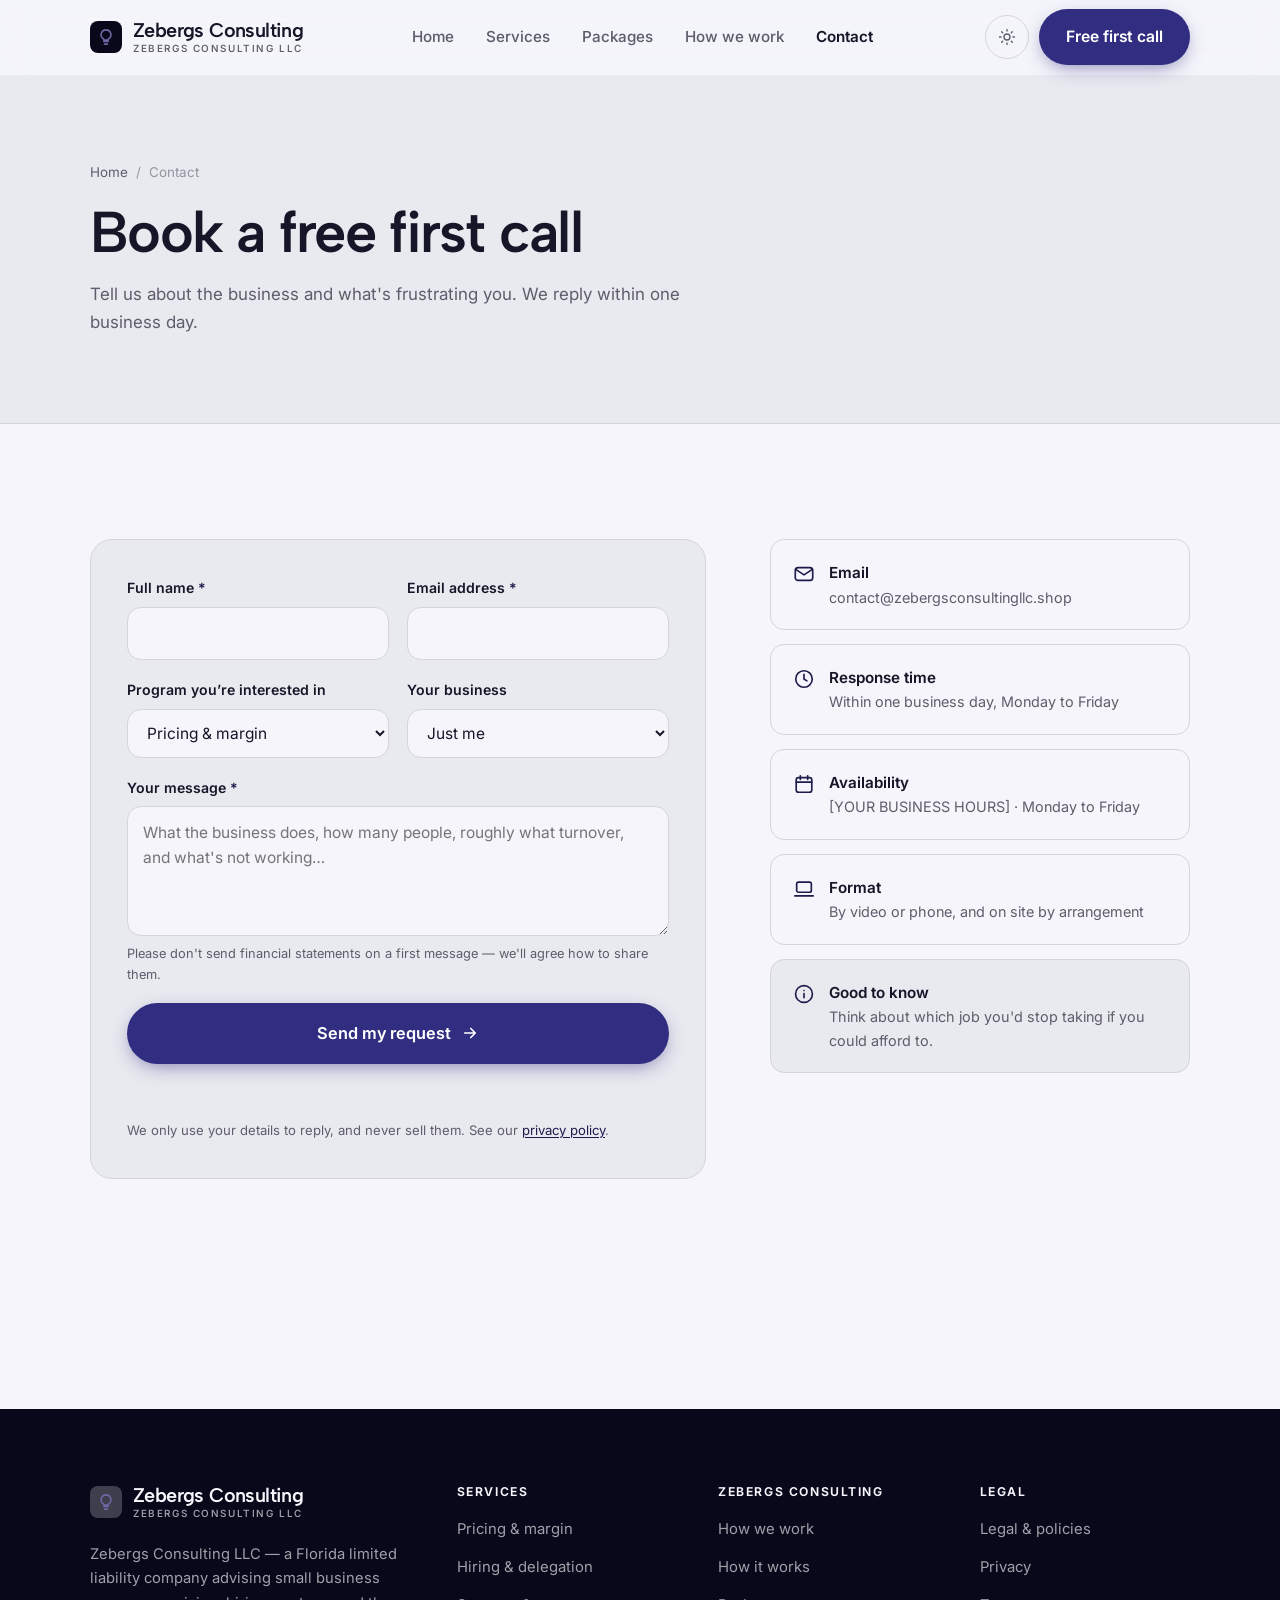
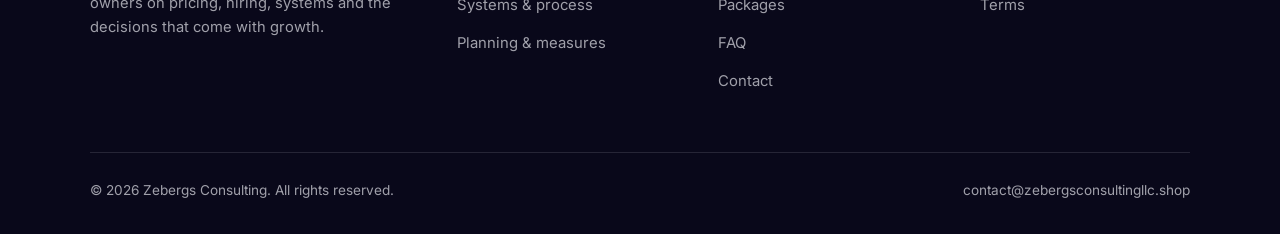
<file: contact.html>
<!DOCTYPE html>
<html lang="en" class="no-js">
<head>
<meta charset="utf-8">
<meta name="viewport" content="width=device-width, initial-scale=1">
<title>Contact — Zebergs Consulting</title>
<meta name="description" content="Contact Zebergs Consulting LLC. We reply within one business day.">
<link rel="canonical" href="https://zebergsconsultingllc.shop/contact.html">

<meta property="og:type" content="website">
<meta property="og:url" content="https://zebergsconsultingllc.shop/contact.html">
<meta property="og:site_name" content="Zebergs Consulting">
<meta property="og:locale" content="en_US">
<meta property="og:title" content="Contact — Zebergs Consulting">
<meta property="og:description" content="Contact Zebergs Consulting LLC. We reply within one business day.">
<meta name="theme-color" content="#09081a">

<link rel="icon" href="assets/img/favicon.svg" type="image/svg+xml">
<link rel="preconnect" href="https://fonts.googleapis.com">
<link rel="preconnect" href="https://fonts.gstatic.com" crossorigin>
<link rel="stylesheet" href="https://fonts.googleapis.com/css2?family=Albert+Sans:wght@400..700&family=Inter:wght@400..700&display=swap">
<link rel="stylesheet" href="assets/css/style.css">

<!-- Thème appliqué avant le premier rendu (évite le flash) -->
<script>
document.documentElement.classList.remove('no-js');
(function(){try{var t=localStorage.getItem('site-theme');if(t){document.documentElement.setAttribute('data-theme',t);}}catch(e){}})();
</script>
</head>

<body>
<a class="skip-link" href="#main">Skip to main content</a>

<header class="site-header">
  <nav class="wrap nav" aria-label="Main navigation">
    <a class="brand" href="index.html">
      <svg class="brand__mark" viewBox="0 0 64 64" aria-hidden="true">
        <rect class="bm-bg" width="64" height="64" rx="16"/>
        <g class="bm-ic" transform="translate(14 14) scale(1.5)" fill="none" stroke-width="2.1" stroke-linecap="round" stroke-linejoin="round"><path d="M9 18h6M10 21.5h4M12 2.5a6.5 6.5 0 0 0-3.8 11.8c.5.4.8 1 .8 1.6V16h6v-.1c0-.6.3-1.2.8-1.6A6.5 6.5 0 0 0 12 2.5z"/></g>
      </svg>
      <span>Zebergs Consulting<span class="brand__sub">Zebergs Consulting LLC</span></span>
    </a>

    <ul class="nav__links" id="nav-links">
      <li><a href="index.html">Home</a></li>
      <li><a href="programs.html">Services</a></li>
      <li><a href="index.html#pricing">Packages</a></li>
      <li><a href="about.html">How we work</a></li>
      <li><a href="contact.html" aria-current="page">Contact</a></li>
      <li><a class="btn btn--primary" href="contact.html">Free first call</a></li>
    </ul>

    <div class="nav__cta">
      <button class="theme-toggle" type="button" aria-label="Switch to dark theme">
        <svg class="icon-sun" viewBox="0 0 24 24" fill="none" stroke="currentColor" stroke-width="1.8" stroke-linecap="round" aria-hidden="true"><circle cx="12" cy="12" r="4"/><path d="M12 2v2m0 16v2M2 12h2m16 0h2M4.9 4.9l1.4 1.4m11.4 11.4 1.4 1.4M19.1 4.9l-1.4 1.4M6.3 17.7l-1.4 1.4"/></svg>
        <svg class="icon-moon" viewBox="0 0 24 24" fill="none" stroke="currentColor" stroke-width="1.8" stroke-linecap="round" stroke-linejoin="round" aria-hidden="true"><path d="M21 12.8A9 9 0 1 1 11.2 3a7 7 0 0 0 9.8 9.8z"/></svg>
      </button>
      <a class="btn btn--primary" href="contact.html">Free first call</a>
      <button class="nav__toggle" type="button" aria-expanded="false" aria-controls="nav-links" aria-label="Open menu">
        <svg class="icon-open" viewBox="0 0 24 24" fill="none" stroke="currentColor" stroke-width="2" stroke-linecap="round" aria-hidden="true"><path d="M3 6h18M3 12h18M3 18h18"/></svg>
        <svg class="icon-close" viewBox="0 0 24 24" fill="none" stroke="currentColor" stroke-width="2" stroke-linecap="round" aria-hidden="true"><path d="M6 6l12 12M18 6L6 18"/></svg>
      </button>
    </div>
  </nav>
</header>

<main id="main">

<section class="page-head">
  <div class="wrap">
    <nav class="breadcrumb" aria-label="Breadcrumb">
      <a href="index.html">Home</a><span>/</span><span aria-current="page">Contact</span>
    </nav>
    <h1>Book a free first call</h1>
    <p>Tell us about the business and what's frustrating you. We reply within one business day.</p>
  </div>
</section>

<section class="section wrap">
  <div class="form-layout">

    <!--
      FORM: the action attribute holds a placeholder id. Create a free form at
      https://formspree.io and replace VOTRE_ID_FORMSPREE. Until then, the button
      opens the visitor's email app with a pre-filled message to contact@zebergsconsultingllc.shop.
    -->
    <form class="form" id="contact-form" action="https://formspree.io/f/VOTRE_ID_FORMSPREE" method="POST"
          data-email="contact@zebergsconsultingllc.shop" data-subject="First call request"
          data-msg-mail="Your email app will open with the message ready to send." data-msg-sending="Sending…"
          data-msg-ok="Thanks! Your message is on its way. We reply within one business day." data-msg-err="Sending failed. Please email us directly at">
      <div class="form__row">
        <div class="field">
          <label for="nom">Full name <span class="req" aria-hidden="true">*</span></label>
          <input type="text" id="nom" name="nom" autocomplete="name" required>
        </div>
        <div class="field">
          <label for="email">Email address <span class="req" aria-hidden="true">*</span></label>
          <input type="email" id="email" name="email" autocomplete="email" required>
        </div>
      </div>

      <div class="form__row">
        <div class="field">
          <label for="programme">Program you’re interested in</label>
          <select id="programme" name="programme">
            <option>Pricing &amp; margin</option>
            <option>Hiring &amp; delegation</option>
            <option>Systems &amp; process</option>
            <option>Planning &amp; measures</option>
            <option>Not sure yet</option>
          </select>
        </div>
        <div class="field">
          <label for="niveau">Your business</label>
          <select id="niveau" name="niveau">
            <option>Just me</option>
            <option>2 to 10 people</option>
            <option>10 to 50 people</option>
            <option>Planning to grow</option>
          </select>
        </div>
      </div>

      <div class="field">
        <label for="message">Your message <span class="req" aria-hidden="true">*</span></label>
        <textarea id="message" name="message" required placeholder="What the business does, how many people, roughly what turnover, and what's not working…"></textarea>
        <span class="field__hint">Please don't send financial statements on a first message — we'll agree how to share them.</span>
      </div>

      <!-- Bot trap: hidden from humans -->
      <div class="visually-hidden" aria-hidden="true">
        <label for="site-web">Leave this field empty</label>
        <input type="text" id="site-web" name="_gotcha" tabindex="-1" autocomplete="off">
      </div>

      <button class="btn btn--primary btn--lg" type="submit">Send my request <svg viewBox="0 0 24 24" fill="none" stroke="currentColor" stroke-width="2.2" stroke-linecap="round" stroke-linejoin="round" aria-hidden="true"><path d="M5 12h14M13 6l6 6-6 6"/></svg></button>

      <p id="form-status" class="form__status" role="status" aria-live="polite"></p>

      <p class="form__note">
        We only use your details to reply, and never sell them. See our <a href="legal.html#privacy">privacy policy</a>.
      </p>
    </form>

    <aside class="contact-aside">
      <div class="contact-card">
        <svg viewBox="0 0 24 24" fill="none" stroke="currentColor" stroke-width="1.8" stroke-linecap="round" stroke-linejoin="round" aria-hidden="true"><rect x="2.5" y="5" width="19" height="14" rx="3"/><path d="M3 7l9 6 9-6"/></svg>
        <div><b>Email</b><a href="mailto:contact@zebergsconsultingllc.shop">contact@zebergsconsultingllc.shop</a></div>
      </div>
      <div class="contact-card">
        <svg viewBox="0 0 24 24" fill="none" stroke="currentColor" stroke-width="1.8" stroke-linecap="round" stroke-linejoin="round" aria-hidden="true"><circle cx="12" cy="12" r="9"/><path d="M12 7v5l3.2 2"/></svg>
        <div><b>Response time</b><span>Within one business day, Monday to Friday</span></div>
      </div>
      <div class="contact-card">
        <svg viewBox="0 0 24 24" fill="none" stroke="currentColor" stroke-width="1.8" stroke-linecap="round" stroke-linejoin="round" aria-hidden="true"><rect x="3.5" y="5" width="17" height="16" rx="2.5"/><path d="M8 3v4M16 3v4M3.5 10h17"/></svg>
        <div><b>Availability</b><span>[YOUR BUSINESS HOURS] · Monday to Friday</span></div>
      </div>
      <div class="contact-card">
        <svg viewBox="0 0 24 24" fill="none" stroke="currentColor" stroke-width="1.8" stroke-linecap="round" stroke-linejoin="round" aria-hidden="true"><rect x="4" y="4.5" width="16" height="11" rx="2"/><path d="M2 19.5h20"/></svg>
        <div><b>Format</b><span>By video or phone, and on site by arrangement</span></div>
      </div>
      <div class="contact-card contact-card--soft">
        <svg viewBox="0 0 24 24" fill="none" stroke="currentColor" stroke-width="1.8" stroke-linecap="round" stroke-linejoin="round" aria-hidden="true"><circle cx="12" cy="12" r="9.2"/><path d="M12 16v-4.5M12 8.2v.1"/></svg>
        <div><b>Good to know</b><span>Think about which job you'd stop taking if you could afford to.</span></div>
      </div>
    </aside>

  </div>
</section>

</main>

<footer class="site-footer">
  <div class="wrap">
    <div class="footer__grid">
      <div class="footer__brand">
        <a class="brand" href="index.html">
          <svg class="brand__mark" viewBox="0 0 64 64" aria-hidden="true">
        <rect class="bm-bg" width="64" height="64" rx="16"/>
        <g class="bm-ic" transform="translate(14 14) scale(1.5)" fill="none" stroke-width="2.1" stroke-linecap="round" stroke-linejoin="round"><path d="M9 18h6M10 21.5h4M12 2.5a6.5 6.5 0 0 0-3.8 11.8c.5.4.8 1 .8 1.6V16h6v-.1c0-.6.3-1.2.8-1.6A6.5 6.5 0 0 0 12 2.5z"/></g>
      </svg>
          <span>Zebergs Consulting<span class="brand__sub">Zebergs Consulting LLC</span></span>
        </a>
        <p>Zebergs Consulting LLC — a Florida limited liability company advising small business owners on pricing, hiring, systems and the decisions that come with growth.</p>
      </div>

      <div class="footer__col">
        <h4>Services</h4>
        <ul>
          <li><a href="programs.html#pricing">Pricing &amp; margin</a></li>
          <li><a href="programs.html#hiring">Hiring &amp; delegation</a></li>
          <li><a href="programs.html#systems">Systems &amp; process</a></li>
          <li><a href="programs.html#planning">Planning &amp; measures</a></li>
        </ul>
      </div>

      <div class="footer__col">
        <h4>Zebergs Consulting</h4>
        <ul>
          <li><a href="about.html">How we work</a></li>
          <li><a href="index.html#how-it-works">How it works</a></li>
          <li><a href="index.html#pricing">Packages</a></li>
          <li><a href="index.html#faq">FAQ</a></li>
          <li><a href="contact.html">Contact</a></li>
        </ul>
      </div>

      <div class="footer__col">
        <h4>Legal</h4>
        <ul>
          <li><a href="legal.html">Legal &amp; policies</a></li>
          <li><a href="legal.html#privacy">Privacy</a></li>
          <li><a href="legal.html#terms">Terms</a></li>
        </ul>
      </div>
    </div>

    <div class="footer__bottom">
      <p>© <span data-year>2026</span> Zebergs Consulting. All rights reserved.</p>
      <p><a href="mailto:contact@zebergsconsultingllc.shop">contact@zebergsconsultingllc.shop</a></p>
    </div>
  </div>
</footer>

<script src="assets/js/main.js" defer></script>
</body>
</html>
</file>
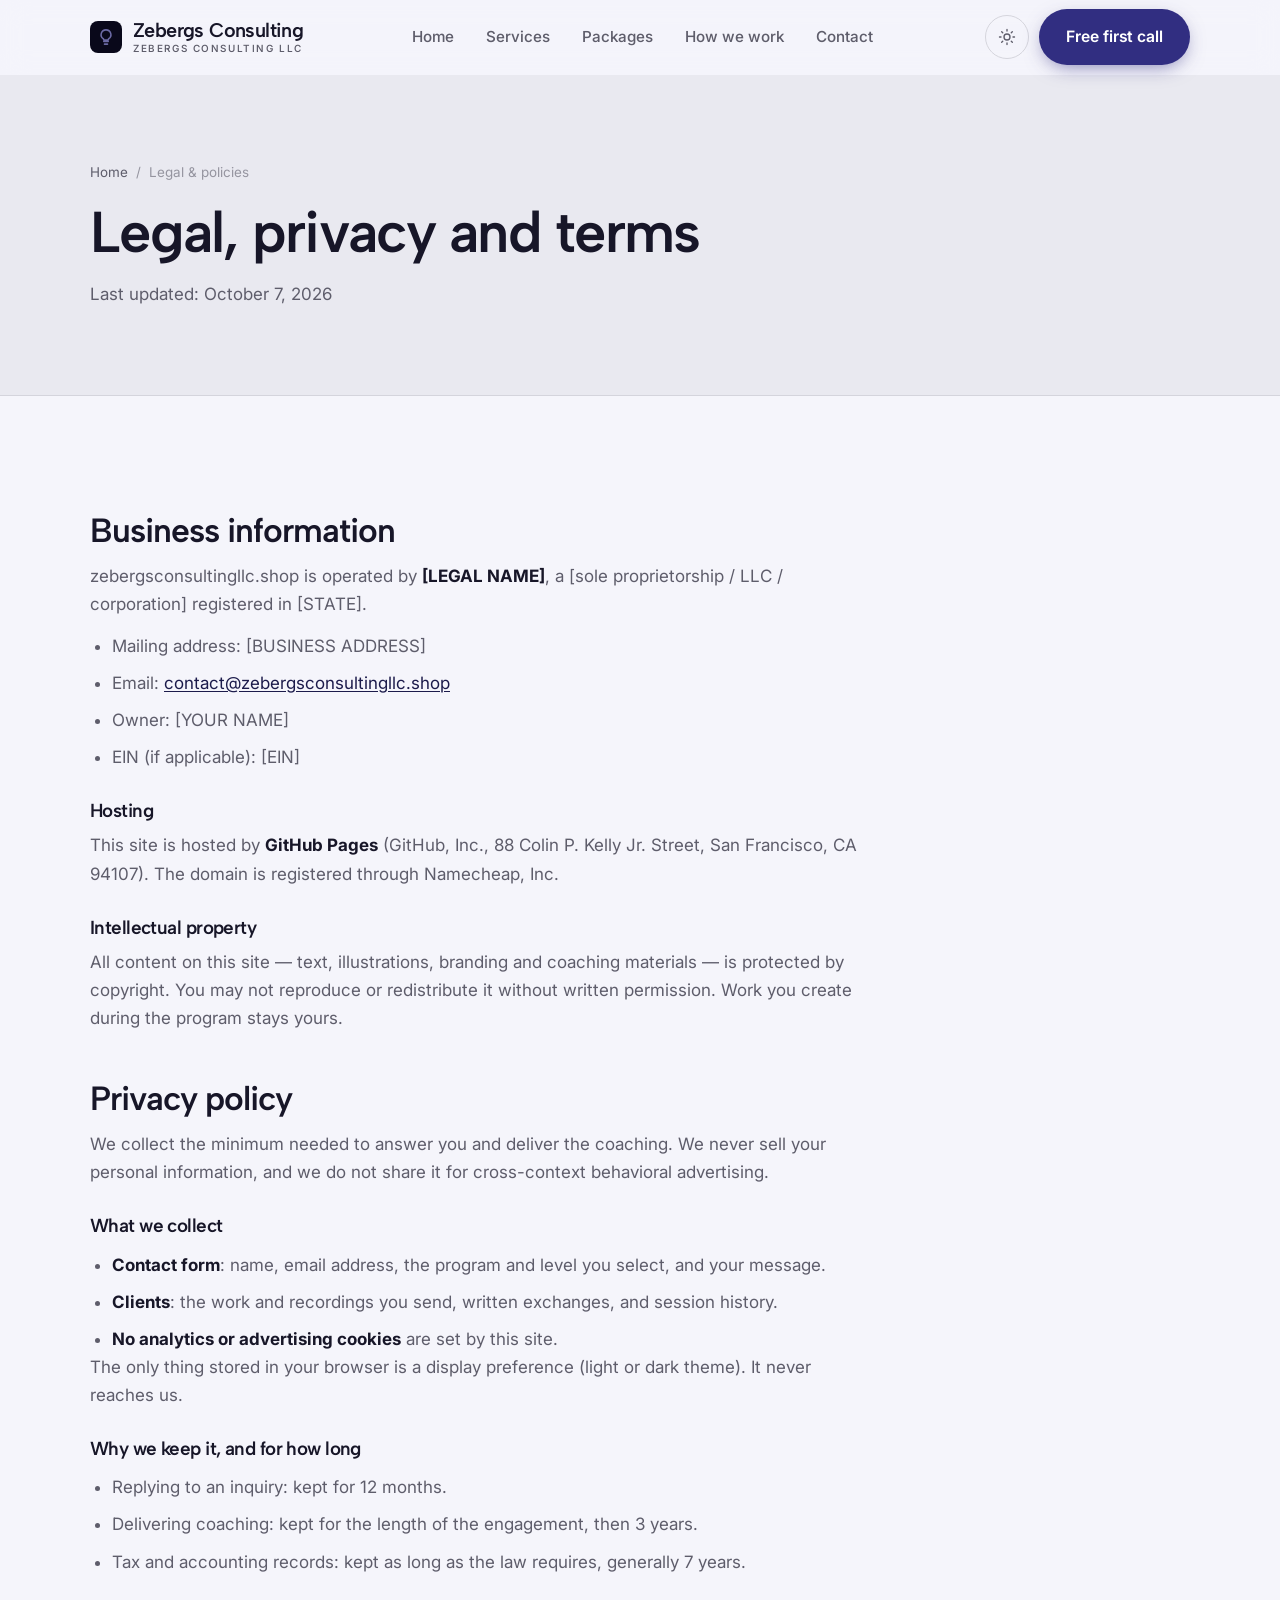
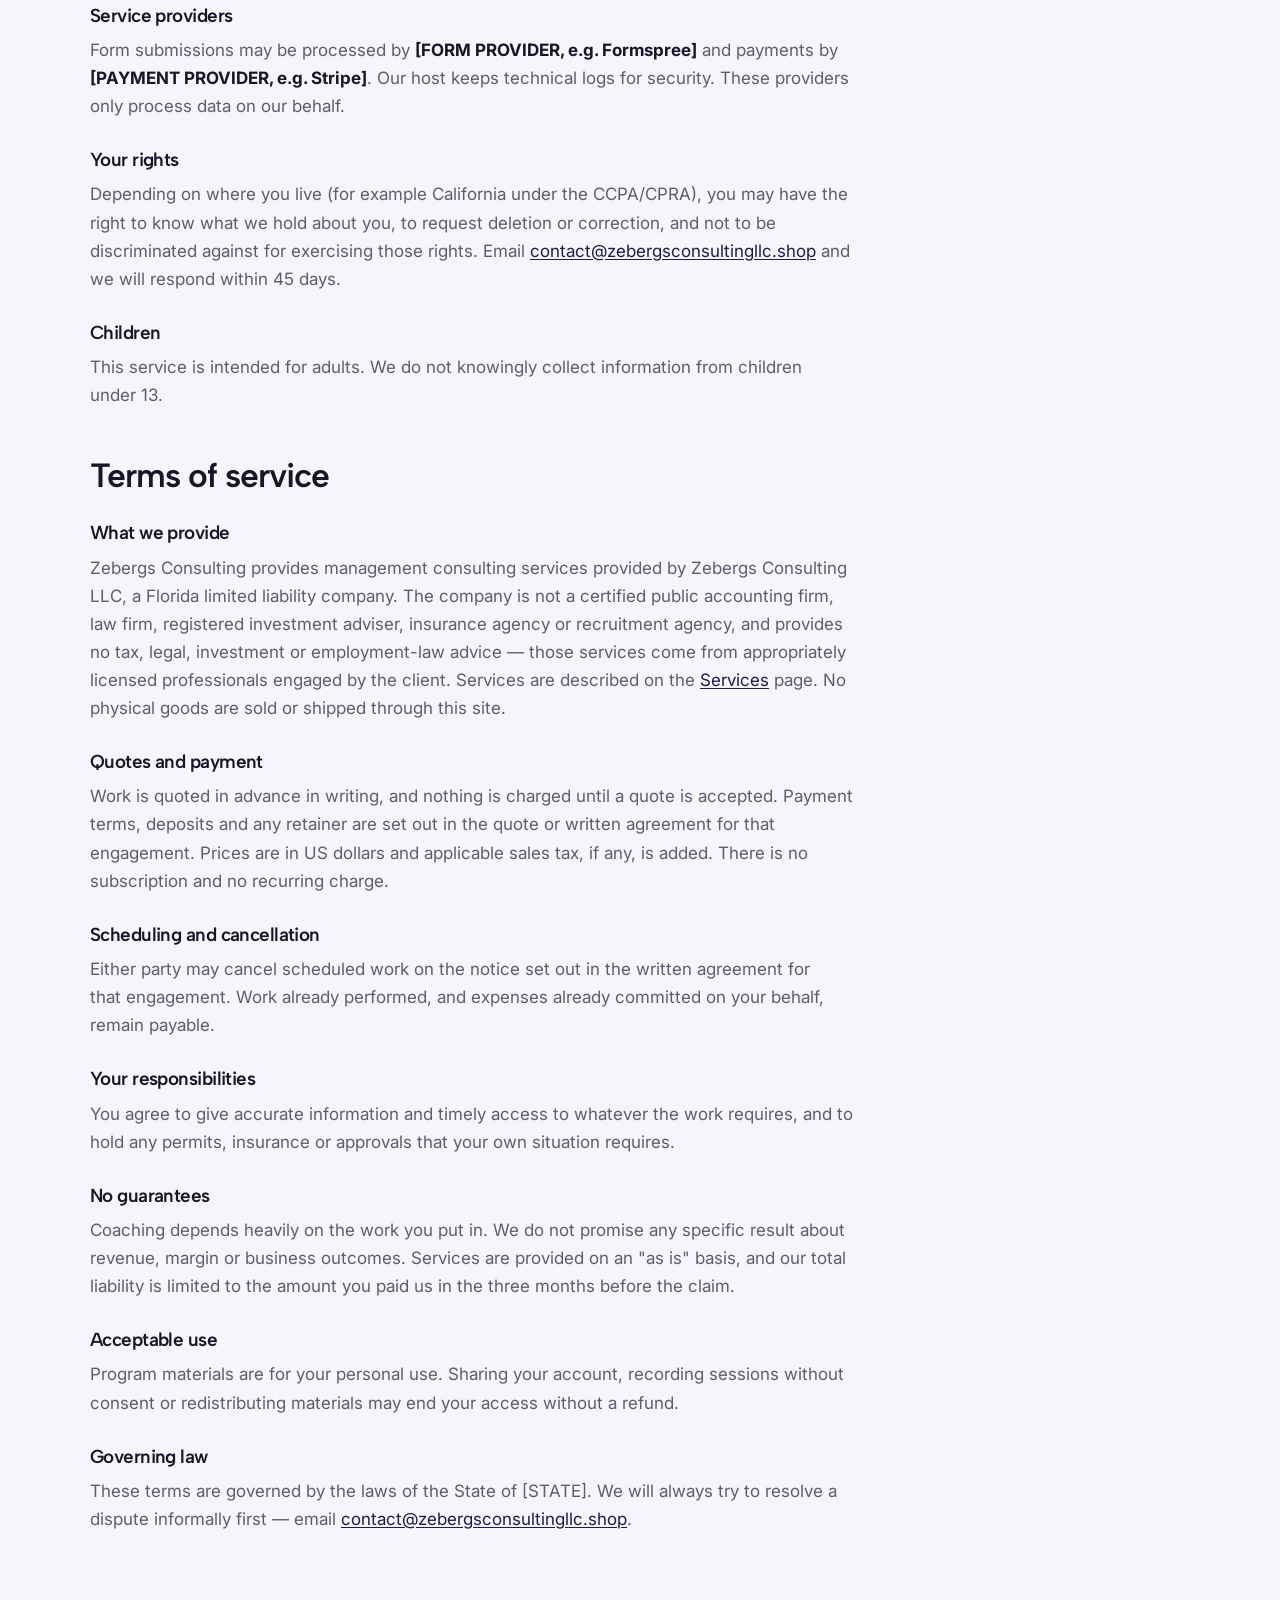
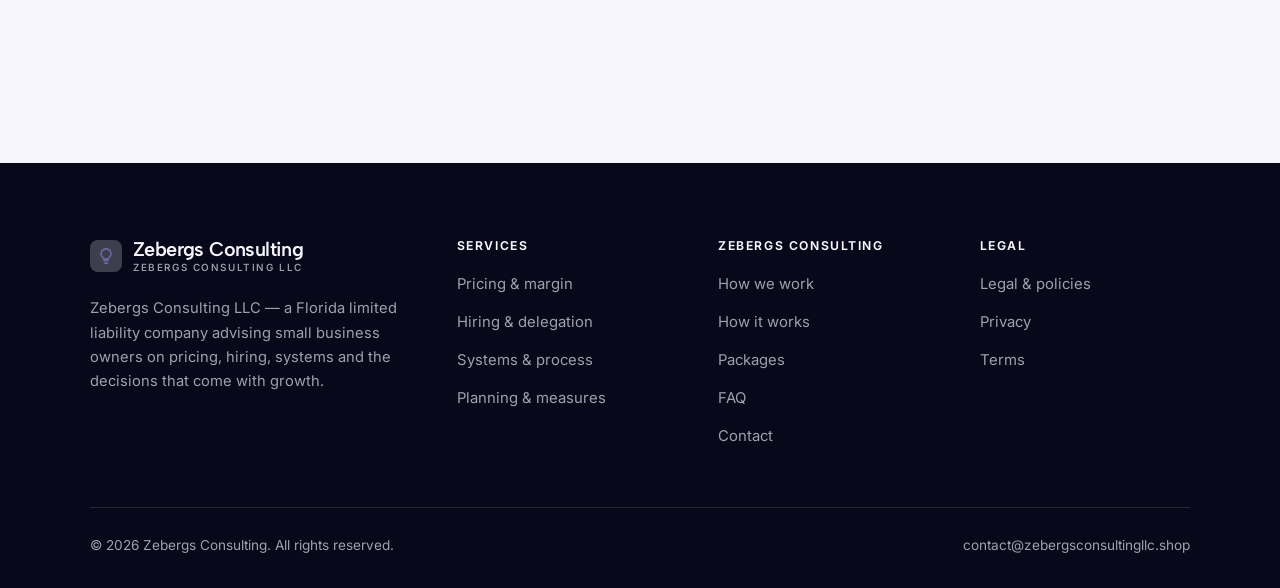
<file: legal.html>
<!DOCTYPE html>
<html lang="en" class="no-js">
<head>
<meta charset="utf-8">
<meta name="viewport" content="width=device-width, initial-scale=1">
<title>Legal, privacy and terms — Zebergs Consulting</title>
<meta name="description" content="Business information, privacy policy and terms of service for Zebergs Consulting.">
<meta name="robots" content="noindex">

<meta property="og:type" content="website">
<meta property="og:url" content="https://zebergsconsultingllc.shop/legal.html">
<meta property="og:site_name" content="Zebergs Consulting">
<meta property="og:locale" content="en_US">
<meta property="og:title" content="Legal, privacy and terms — Zebergs Consulting">
<meta property="og:description" content="Business information, privacy policy and terms of service for Zebergs Consulting.">
<meta name="theme-color" content="#09081a">

<link rel="icon" href="assets/img/favicon.svg" type="image/svg+xml">
<link rel="preconnect" href="https://fonts.googleapis.com">
<link rel="preconnect" href="https://fonts.gstatic.com" crossorigin>
<link rel="stylesheet" href="https://fonts.googleapis.com/css2?family=Albert+Sans:wght@400..700&family=Inter:wght@400..700&display=swap">
<link rel="stylesheet" href="assets/css/style.css">

<!-- Thème appliqué avant le premier rendu (évite le flash) -->
<script>
document.documentElement.classList.remove('no-js');
(function(){try{var t=localStorage.getItem('site-theme');if(t){document.documentElement.setAttribute('data-theme',t);}}catch(e){}})();
</script>
</head>

<body>
<a class="skip-link" href="#main">Skip to main content</a>

<header class="site-header">
  <nav class="wrap nav" aria-label="Main navigation">
    <a class="brand" href="index.html">
      <svg class="brand__mark" viewBox="0 0 64 64" aria-hidden="true">
        <rect class="bm-bg" width="64" height="64" rx="16"/>
        <g class="bm-ic" transform="translate(14 14) scale(1.5)" fill="none" stroke-width="2.1" stroke-linecap="round" stroke-linejoin="round"><path d="M9 18h6M10 21.5h4M12 2.5a6.5 6.5 0 0 0-3.8 11.8c.5.4.8 1 .8 1.6V16h6v-.1c0-.6.3-1.2.8-1.6A6.5 6.5 0 0 0 12 2.5z"/></g>
      </svg>
      <span>Zebergs Consulting<span class="brand__sub">Zebergs Consulting LLC</span></span>
    </a>

    <ul class="nav__links" id="nav-links">
      <li><a href="index.html">Home</a></li>
      <li><a href="programs.html">Services</a></li>
      <li><a href="index.html#pricing">Packages</a></li>
      <li><a href="about.html">How we work</a></li>
      <li><a href="contact.html">Contact</a></li>
      <li><a class="btn btn--primary" href="contact.html">Free first call</a></li>
    </ul>

    <div class="nav__cta">
      <button class="theme-toggle" type="button" aria-label="Switch to dark theme">
        <svg class="icon-sun" viewBox="0 0 24 24" fill="none" stroke="currentColor" stroke-width="1.8" stroke-linecap="round" aria-hidden="true"><circle cx="12" cy="12" r="4"/><path d="M12 2v2m0 16v2M2 12h2m16 0h2M4.9 4.9l1.4 1.4m11.4 11.4 1.4 1.4M19.1 4.9l-1.4 1.4M6.3 17.7l-1.4 1.4"/></svg>
        <svg class="icon-moon" viewBox="0 0 24 24" fill="none" stroke="currentColor" stroke-width="1.8" stroke-linecap="round" stroke-linejoin="round" aria-hidden="true"><path d="M21 12.8A9 9 0 1 1 11.2 3a7 7 0 0 0 9.8 9.8z"/></svg>
      </button>
      <a class="btn btn--primary" href="contact.html">Free first call</a>
      <button class="nav__toggle" type="button" aria-expanded="false" aria-controls="nav-links" aria-label="Open menu">
        <svg class="icon-open" viewBox="0 0 24 24" fill="none" stroke="currentColor" stroke-width="2" stroke-linecap="round" aria-hidden="true"><path d="M3 6h18M3 12h18M3 18h18"/></svg>
        <svg class="icon-close" viewBox="0 0 24 24" fill="none" stroke="currentColor" stroke-width="2" stroke-linecap="round" aria-hidden="true"><path d="M6 6l12 12M18 6L6 18"/></svg>
      </button>
    </div>
  </nav>
</header>

<main id="main">

<section class="page-head">
  <div class="wrap">
    <nav class="breadcrumb" aria-label="Breadcrumb">
      <a href="index.html">Home</a><span>/</span><span aria-current="page">Legal &amp; policies</span>
    </nav>
    <h1>Legal, privacy and terms</h1>
    <p>Last updated: <time datetime="2026-10-07">October 7, 2026</time></p>
  </div>
</section>

<section class="section wrap">
  <div class="prose">

    <!--
      TO DO: this is a skeleton, not legal advice. Replace every [BRACKET] with
      your real details before selling, and have a lawyer review it if you can.
      Consumer protection rules differ by state.
    -->

    <h2 id="business">Business information</h2>
    <p>
      zebergsconsultingllc.shop is operated by <strong>[LEGAL NAME]</strong>, a [sole proprietorship / LLC / corporation]
      registered in [STATE].
    </p>
    <ul>
      <li>Mailing address: [BUSINESS ADDRESS]</li>
      <li>Email: <a href="mailto:contact@zebergsconsultingllc.shop">contact@zebergsconsultingllc.shop</a></li>
      <li>Owner: [YOUR NAME]</li>
      <li>EIN (if applicable): [EIN]</li>
    </ul>

    <h3>Hosting</h3>
    <p>
      This site is hosted by <strong>GitHub Pages</strong> (GitHub, Inc., 88 Colin P. Kelly Jr. Street,
      San Francisco, CA 94107). The domain is registered through Namecheap, Inc.
    </p>

    <h3>Intellectual property</h3>
    <p>
      All content on this site — text, illustrations, branding and coaching materials — is protected by
      copyright. You may not reproduce or redistribute it without written permission. Work you create during
      the program stays yours.
    </p>

    <h2 id="privacy">Privacy policy</h2>
    <p>
      We collect the minimum needed to answer you and deliver the coaching. We never sell your personal
      information, and we do not share it for cross-context behavioral advertising.
    </p>
    <h3>What we collect</h3>
    <ul>
      <li><strong>Contact form</strong>: name, email address, the program and level you select, and your message.</li>
      <li><strong>Clients</strong>: the work and recordings you send, written exchanges, and session history.</li>
      <li><strong>No analytics or advertising cookies</strong> are set by this site.</li>
    </ul>
    <p>
      The only thing stored in your browser is a display preference (light or dark theme). It never reaches us.
    </p>
    <h3>Why we keep it, and for how long</h3>
    <ul>
      <li>Replying to an inquiry: kept for 12 months.</li>
      <li>Delivering coaching: kept for the length of the engagement, then 3 years.</li>
      <li>Tax and accounting records: kept as long as the law requires, generally 7 years.</li>
    </ul>
    <h3>Service providers</h3>
    <p>
      Form submissions may be processed by <strong>[FORM PROVIDER, e.g. Formspree]</strong> and payments by
      <strong>[PAYMENT PROVIDER, e.g. Stripe]</strong>. Our host keeps technical logs for security. These
      providers only process data on our behalf.
    </p>
    <h3>Your rights</h3>
    <p>
      Depending on where you live (for example California under the CCPA/CPRA), you may have the right to
      know what we hold about you, to request deletion or correction, and not to be discriminated against for
      exercising those rights. Email <a href="mailto:contact@zebergsconsultingllc.shop">contact@zebergsconsultingllc.shop</a> and we will respond within 45 days.
    </p>
    <h3>Children</h3>
    <p>
      This service is intended for adults. We do not knowingly collect information from children under 13.
    </p>

    <h2 id="terms">Terms of service</h2>
    <h3>What we provide</h3>
    <p>
      Zebergs Consulting provides management consulting services provided by Zebergs Consulting LLC, a Florida limited liability company. The company is not a certified public accounting firm, law firm, registered investment adviser, insurance agency or recruitment agency, and provides no tax, legal, investment or employment-law advice — those services come from appropriately licensed professionals engaged by the client. Services are described on the
      <a href="programs.html">Services</a> page. No physical goods are sold or shipped through this site.
    </p>
    <h3>Quotes and payment</h3>
    <p>
      Work is quoted in advance in writing, and nothing is charged until a quote is accepted. Payment terms,
      deposits and any retainer are set out in the quote or written agreement for that engagement. Prices are in
      US dollars and applicable sales tax, if any, is added. There is no subscription and no recurring charge.
    </p>
    <h3>Scheduling and cancellation</h3>
    <p>
      Either party may cancel scheduled work on the notice set out in the written agreement for that engagement.
      Work already performed, and expenses already committed on your behalf, remain payable.
    </p>
    <h3>Your responsibilities</h3>
    <p>
      You agree to give accurate information and timely access to whatever the work requires, and to hold any
      permits, insurance or approvals that your own situation requires.
    </p>

    <h3>No guarantees</h3>
    <p>
      Coaching depends heavily on the work you put in. We do not promise any specific result
      about revenue, margin or business outcomes. Services are provided on an "as is" basis, and our total
      liability is limited to the amount you paid us in the three months before the claim.
    </p>
    <h3>Acceptable use</h3>
    <p>
      Program materials are for your personal use. Sharing your account, recording sessions without consent
      or redistributing materials may end your access without a refund.
    </p>
    <h3>Governing law</h3>
    <p>
      These terms are governed by the laws of the State of [STATE]. We will always try to resolve a dispute
      informally first — email <a href="mailto:contact@zebergsconsultingllc.shop">contact@zebergsconsultingllc.shop</a>.
    </p>

  </div>
</section>

</main>

<footer class="site-footer">
  <div class="wrap">
    <div class="footer__grid">
      <div class="footer__brand">
        <a class="brand" href="index.html">
          <svg class="brand__mark" viewBox="0 0 64 64" aria-hidden="true">
        <rect class="bm-bg" width="64" height="64" rx="16"/>
        <g class="bm-ic" transform="translate(14 14) scale(1.5)" fill="none" stroke-width="2.1" stroke-linecap="round" stroke-linejoin="round"><path d="M9 18h6M10 21.5h4M12 2.5a6.5 6.5 0 0 0-3.8 11.8c.5.4.8 1 .8 1.6V16h6v-.1c0-.6.3-1.2.8-1.6A6.5 6.5 0 0 0 12 2.5z"/></g>
      </svg>
          <span>Zebergs Consulting<span class="brand__sub">Zebergs Consulting LLC</span></span>
        </a>
        <p>Zebergs Consulting LLC — a Florida limited liability company advising small business owners on pricing, hiring, systems and the decisions that come with growth.</p>
      </div>

      <div class="footer__col">
        <h4>Services</h4>
        <ul>
          <li><a href="programs.html#pricing">Pricing &amp; margin</a></li>
          <li><a href="programs.html#hiring">Hiring &amp; delegation</a></li>
          <li><a href="programs.html#systems">Systems &amp; process</a></li>
          <li><a href="programs.html#planning">Planning &amp; measures</a></li>
        </ul>
      </div>

      <div class="footer__col">
        <h4>Zebergs Consulting</h4>
        <ul>
          <li><a href="about.html">How we work</a></li>
          <li><a href="index.html#how-it-works">How it works</a></li>
          <li><a href="index.html#pricing">Packages</a></li>
          <li><a href="index.html#faq">FAQ</a></li>
          <li><a href="contact.html">Contact</a></li>
        </ul>
      </div>

      <div class="footer__col">
        <h4>Legal</h4>
        <ul>
          <li><a href="legal.html">Legal &amp; policies</a></li>
          <li><a href="legal.html#privacy">Privacy</a></li>
          <li><a href="legal.html#terms">Terms</a></li>
        </ul>
      </div>
    </div>

    <div class="footer__bottom">
      <p>© <span data-year>2026</span> Zebergs Consulting. All rights reserved.</p>
      <p><a href="mailto:contact@zebergsconsultingllc.shop">contact@zebergsconsultingllc.shop</a></p>
    </div>
  </div>
</footer>

<script src="assets/js/main.js" defer></script>
</body>
</html>
</file>
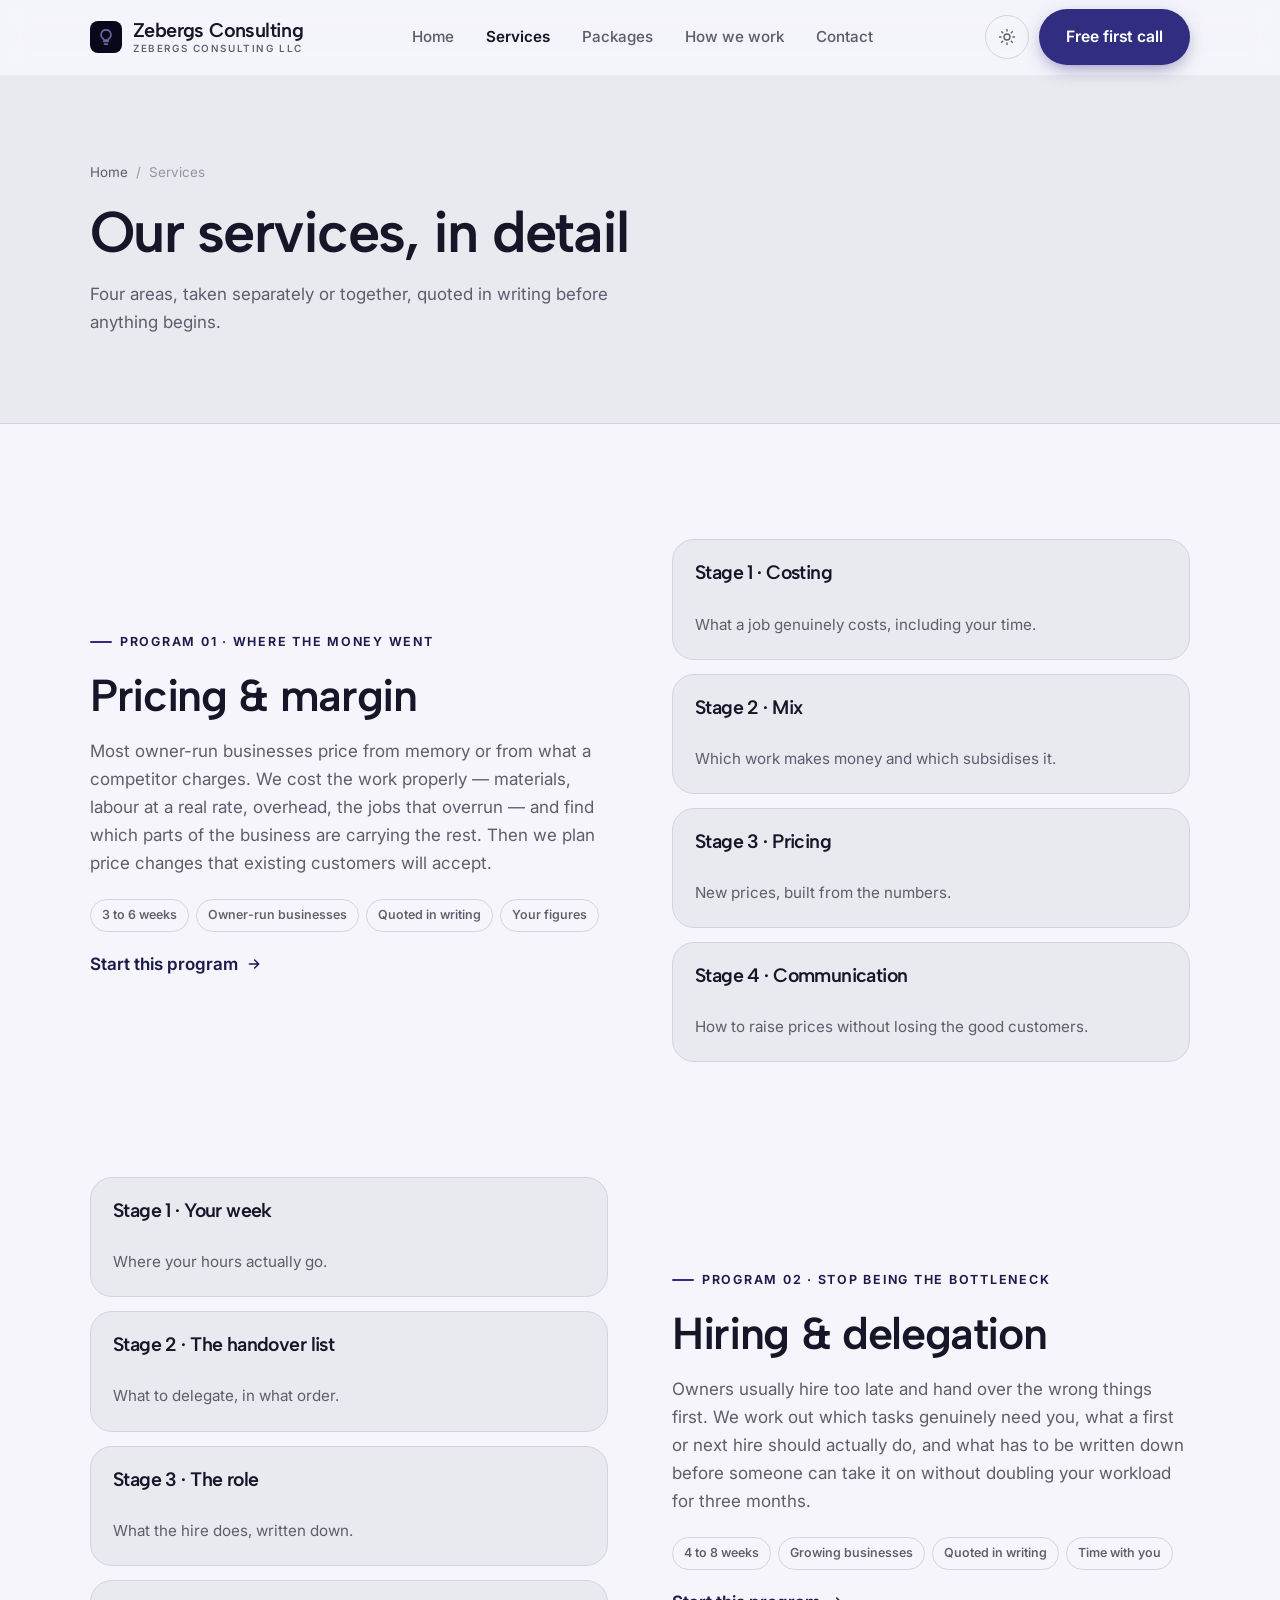
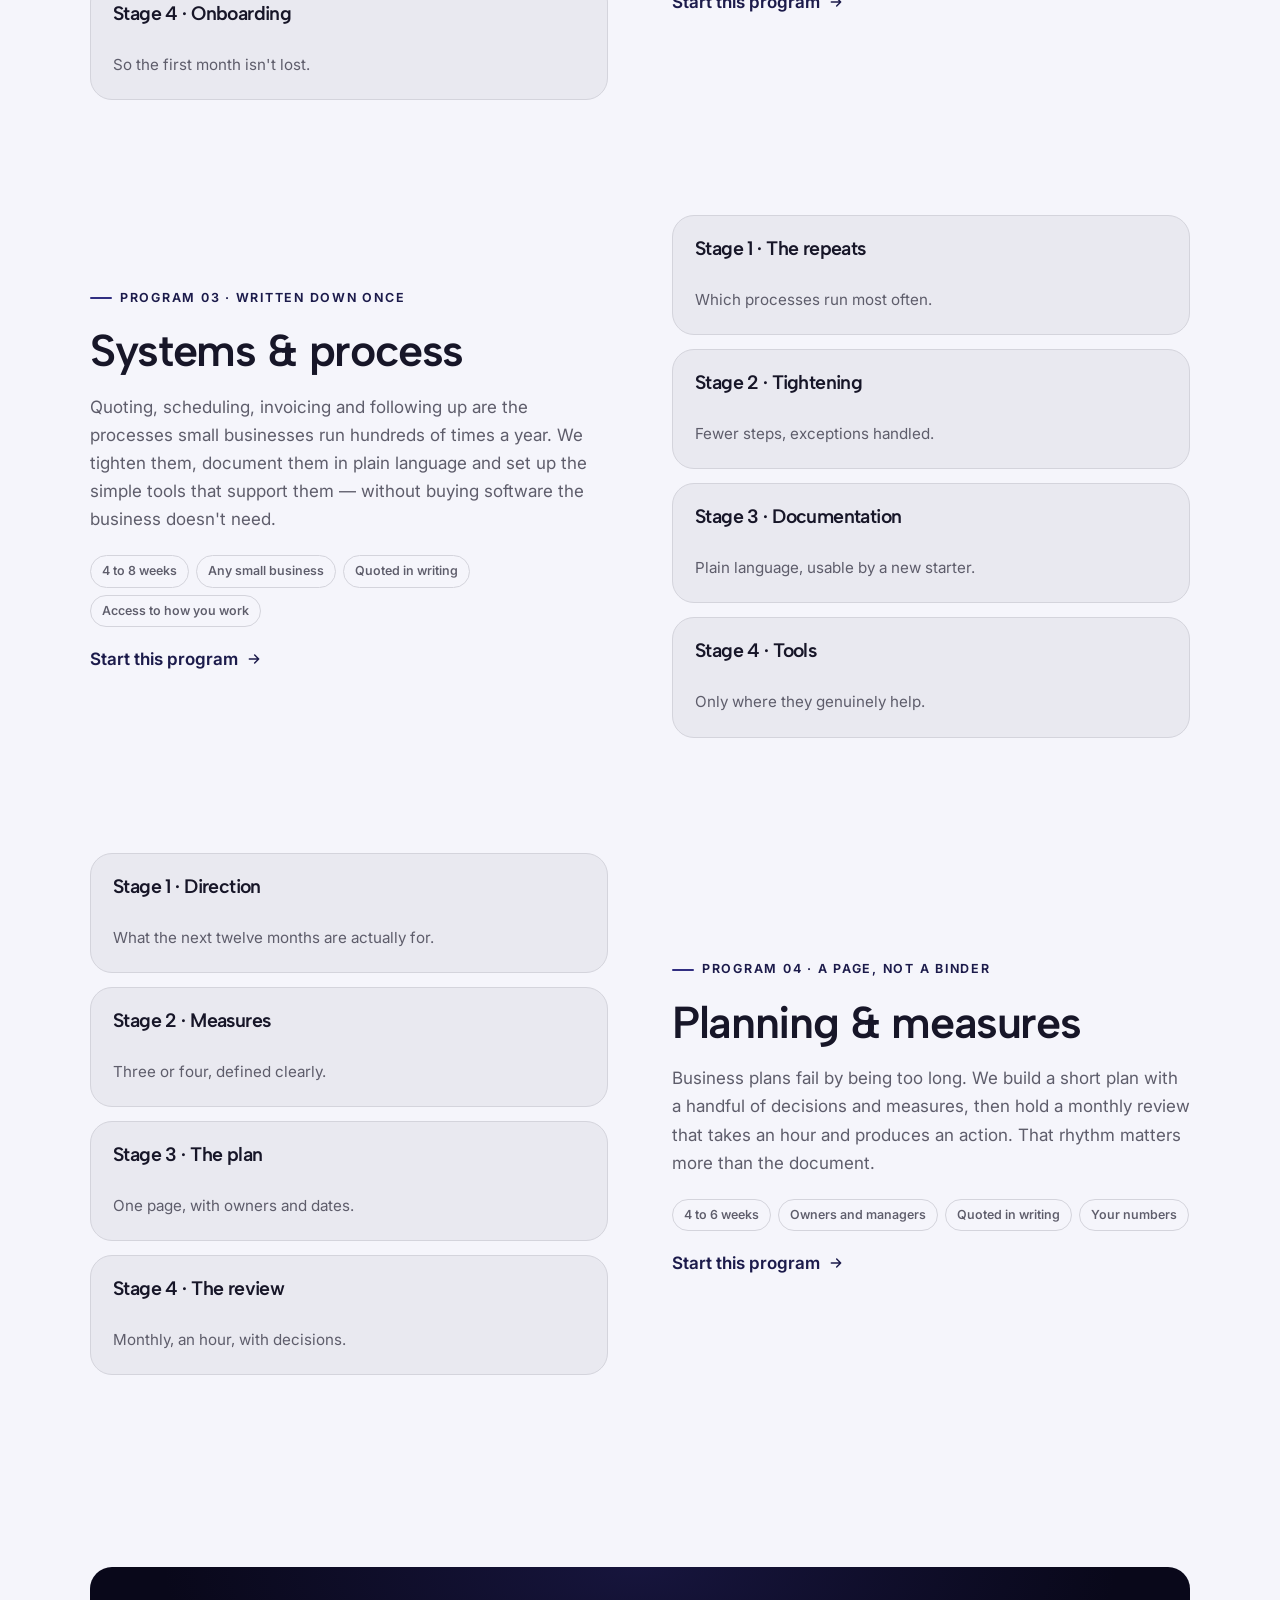
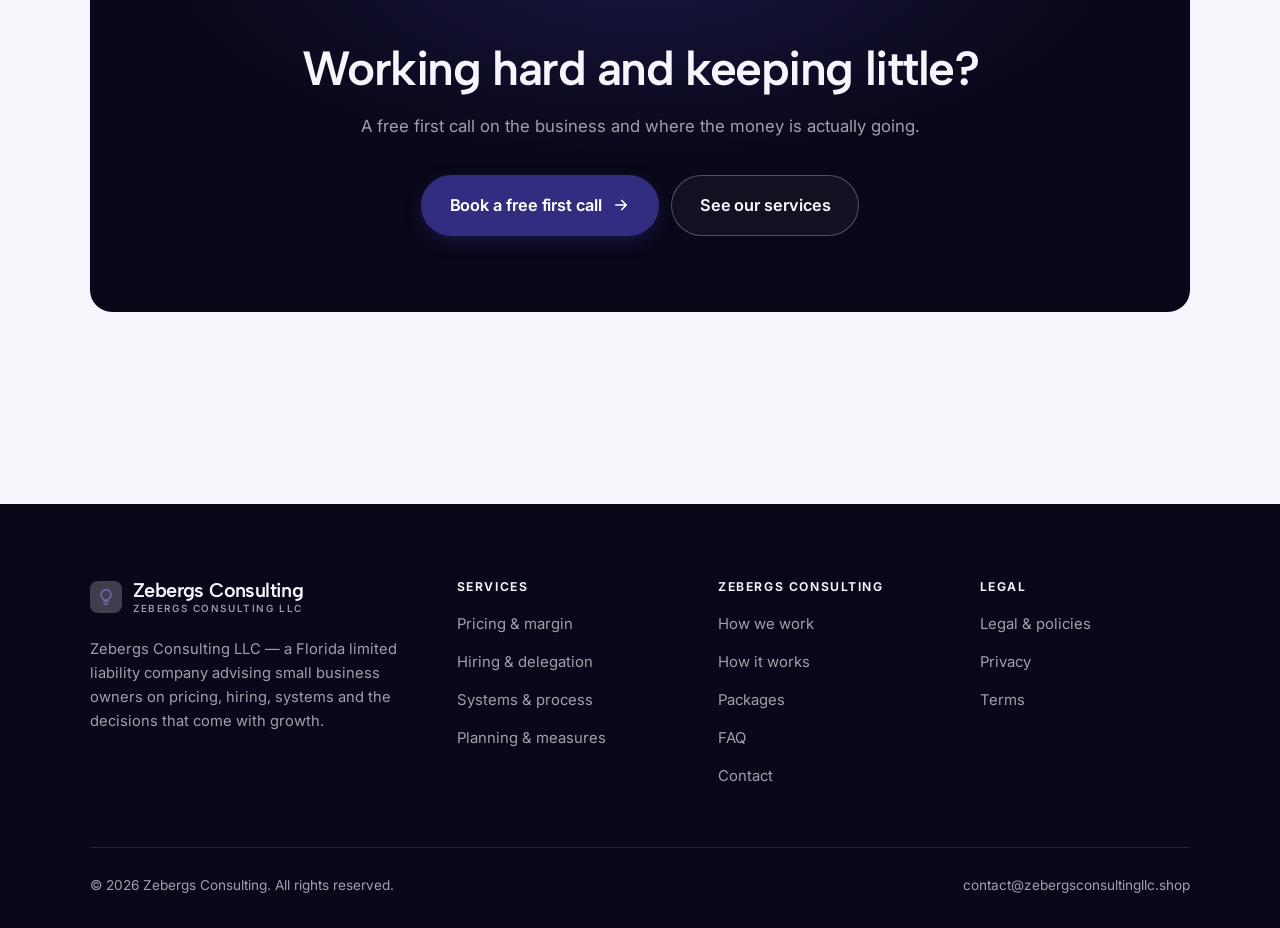
<file: programs.html>
<!DOCTYPE html>
<html lang="en" class="no-js">
<head>
<meta charset="utf-8">
<meta name="viewport" content="width=device-width, initial-scale=1">
<title>Services — Zebergs Consulting</title>
<meta name="description" content="Services of Zebergs Consulting LLC: pricing and margin, hiring and delegation, systems and process, planning and measures.">
<link rel="canonical" href="https://zebergsconsultingllc.shop/programs.html">

<meta property="og:type" content="website">
<meta property="og:url" content="https://zebergsconsultingllc.shop/programs.html">
<meta property="og:site_name" content="Zebergs Consulting">
<meta property="og:locale" content="en_US">
<meta property="og:title" content="Services — Zebergs Consulting">
<meta property="og:description" content="Services of Zebergs Consulting LLC: pricing and margin, hiring and delegation, systems and process, planning and measures.">
<meta name="theme-color" content="#09081a">

<link rel="icon" href="assets/img/favicon.svg" type="image/svg+xml">
<link rel="preconnect" href="https://fonts.googleapis.com">
<link rel="preconnect" href="https://fonts.gstatic.com" crossorigin>
<link rel="stylesheet" href="https://fonts.googleapis.com/css2?family=Albert+Sans:wght@400..700&family=Inter:wght@400..700&display=swap">
<link rel="stylesheet" href="assets/css/style.css">

<!-- Thème appliqué avant le premier rendu (évite le flash) -->
<script>
document.documentElement.classList.remove('no-js');
(function(){try{var t=localStorage.getItem('site-theme');if(t){document.documentElement.setAttribute('data-theme',t);}}catch(e){}})();
</script>
</head>

<body>
<a class="skip-link" href="#main">Skip to main content</a>

<header class="site-header">
  <nav class="wrap nav" aria-label="Main navigation">
    <a class="brand" href="index.html">
      <svg class="brand__mark" viewBox="0 0 64 64" aria-hidden="true">
        <rect class="bm-bg" width="64" height="64" rx="16"/>
        <g class="bm-ic" transform="translate(14 14) scale(1.5)" fill="none" stroke-width="2.1" stroke-linecap="round" stroke-linejoin="round"><path d="M9 18h6M10 21.5h4M12 2.5a6.5 6.5 0 0 0-3.8 11.8c.5.4.8 1 .8 1.6V16h6v-.1c0-.6.3-1.2.8-1.6A6.5 6.5 0 0 0 12 2.5z"/></g>
      </svg>
      <span>Zebergs Consulting<span class="brand__sub">Zebergs Consulting LLC</span></span>
    </a>

    <ul class="nav__links" id="nav-links">
      <li><a href="index.html">Home</a></li>
      <li><a href="programs.html" aria-current="page">Services</a></li>
      <li><a href="index.html#pricing">Packages</a></li>
      <li><a href="about.html">How we work</a></li>
      <li><a href="contact.html">Contact</a></li>
      <li><a class="btn btn--primary" href="contact.html">Free first call</a></li>
    </ul>

    <div class="nav__cta">
      <button class="theme-toggle" type="button" aria-label="Switch to dark theme">
        <svg class="icon-sun" viewBox="0 0 24 24" fill="none" stroke="currentColor" stroke-width="1.8" stroke-linecap="round" aria-hidden="true"><circle cx="12" cy="12" r="4"/><path d="M12 2v2m0 16v2M2 12h2m16 0h2M4.9 4.9l1.4 1.4m11.4 11.4 1.4 1.4M19.1 4.9l-1.4 1.4M6.3 17.7l-1.4 1.4"/></svg>
        <svg class="icon-moon" viewBox="0 0 24 24" fill="none" stroke="currentColor" stroke-width="1.8" stroke-linecap="round" stroke-linejoin="round" aria-hidden="true"><path d="M21 12.8A9 9 0 1 1 11.2 3a7 7 0 0 0 9.8 9.8z"/></svg>
      </button>
      <a class="btn btn--primary" href="contact.html">Free first call</a>
      <button class="nav__toggle" type="button" aria-expanded="false" aria-controls="nav-links" aria-label="Open menu">
        <svg class="icon-open" viewBox="0 0 24 24" fill="none" stroke="currentColor" stroke-width="2" stroke-linecap="round" aria-hidden="true"><path d="M3 6h18M3 12h18M3 18h18"/></svg>
        <svg class="icon-close" viewBox="0 0 24 24" fill="none" stroke="currentColor" stroke-width="2" stroke-linecap="round" aria-hidden="true"><path d="M6 6l12 12M18 6L6 18"/></svg>
      </button>
    </div>
  </nav>
</header>

<main id="main">

<section class="page-head">
  <div class="wrap">
    <nav class="breadcrumb" aria-label="Breadcrumb">
      <a href="index.html">Home</a><span>/</span><span aria-current="page">Services</span>
    </nav>
    <h1>Our services, in detail</h1>
    <p>Four areas, taken separately or together, quoted in writing before anything begins.</p>
  </div>
</section>

<section class="section wrap" id="pricing">
  <div class="split reveal">
    <div>
      <span class="eyebrow">Program 01 · Where the money went</span>
      <h2>Pricing &amp; margin</h2>
      <p>Most owner-run businesses price from memory or from what a competitor charges. We cost the work properly — materials, labour at a real rate, overhead, the jobs that overrun — and find which parts of the business are carrying the rest. Then we plan price changes that existing customers will accept.</p>
      <ul class="tags"><li>3 to 6 weeks</li><li>Owner-run businesses</li><li>Quoted in writing</li><li>Your figures</li></ul>
      <p><a class="arrow-link" href="contact.html">Start this program <svg viewBox="0 0 24 24" fill="none" stroke="currentColor" stroke-width="2.2" stroke-linecap="round" stroke-linejoin="round" aria-hidden="true"><path d="M5 12h14M13 6l6 6-6 6"/></svg></a></p>
    </div>
    <div class="grid grid--2 grid--tight">
      <article class="card card--sm">
        <h3>Stage 1 · Costing</h3>
        <p>What a job genuinely costs, including your time.</p>
      </article>
      <article class="card card--sm">
        <h3>Stage 2 · Mix</h3>
        <p>Which work makes money and which subsidises it.</p>
      </article>
      <article class="card card--sm">
        <h3>Stage 3 · Pricing</h3>
        <p>New prices, built from the numbers.</p>
      </article>
      <article class="card card--sm">
        <h3>Stage 4 · Communication</h3>
        <p>How to raise prices without losing the good customers.</p>
      </article>
    </div>
  </div>
</section>

<section class="section section--flush wrap" id="hiring">
  <div class="split reveal">
    <div class="grid grid--2 grid--tight">
      <article class="card card--sm">
        <h3>Stage 1 · Your week</h3>
        <p>Where your hours actually go.</p>
      </article>
      <article class="card card--sm">
        <h3>Stage 2 · The handover list</h3>
        <p>What to delegate, in what order.</p>
      </article>
      <article class="card card--sm">
        <h3>Stage 3 · The role</h3>
        <p>What the hire does, written down.</p>
      </article>
      <article class="card card--sm">
        <h3>Stage 4 · Onboarding</h3>
        <p>So the first month isn't lost.</p>
      </article>
    </div>
    <div>
      <span class="eyebrow">Program 02 · Stop being the bottleneck</span>
      <h2>Hiring &amp; delegation</h2>
      <p>Owners usually hire too late and hand over the wrong things first. We work out which tasks genuinely need you, what a first or next hire should actually do, and what has to be written down before someone can take it on without doubling your workload for three months.</p>
      <ul class="tags"><li>4 to 8 weeks</li><li>Growing businesses</li><li>Quoted in writing</li><li>Time with you</li></ul>
      <p><a class="arrow-link" href="contact.html">Start this program <svg viewBox="0 0 24 24" fill="none" stroke="currentColor" stroke-width="2.2" stroke-linecap="round" stroke-linejoin="round" aria-hidden="true"><path d="M5 12h14M13 6l6 6-6 6"/></svg></a></p>
    </div>
  </div>
</section>

<section class="section section--flush wrap" id="systems">
  <div class="split reveal">
    <div>
      <span class="eyebrow">Program 03 · Written down once</span>
      <h2>Systems &amp; process</h2>
      <p>Quoting, scheduling, invoicing and following up are the processes small businesses run hundreds of times a year. We tighten them, document them in plain language and set up the simple tools that support them — without buying software the business doesn't need.</p>
      <ul class="tags"><li>4 to 8 weeks</li><li>Any small business</li><li>Quoted in writing</li><li>Access to how you work</li></ul>
      <p><a class="arrow-link" href="contact.html">Start this program <svg viewBox="0 0 24 24" fill="none" stroke="currentColor" stroke-width="2.2" stroke-linecap="round" stroke-linejoin="round" aria-hidden="true"><path d="M5 12h14M13 6l6 6-6 6"/></svg></a></p>
    </div>
    <div class="grid grid--2 grid--tight">
      <article class="card card--sm">
        <h3>Stage 1 · The repeats</h3>
        <p>Which processes run most often.</p>
      </article>
      <article class="card card--sm">
        <h3>Stage 2 · Tightening</h3>
        <p>Fewer steps, exceptions handled.</p>
      </article>
      <article class="card card--sm">
        <h3>Stage 3 · Documentation</h3>
        <p>Plain language, usable by a new starter.</p>
      </article>
      <article class="card card--sm">
        <h3>Stage 4 · Tools</h3>
        <p>Only where they genuinely help.</p>
      </article>
    </div>
  </div>
</section>

<section class="section section--flush wrap" id="planning">
  <div class="split reveal">
    <div class="grid grid--2 grid--tight">
      <article class="card card--sm">
        <h3>Stage 1 · Direction</h3>
        <p>What the next twelve months are actually for.</p>
      </article>
      <article class="card card--sm">
        <h3>Stage 2 · Measures</h3>
        <p>Three or four, defined clearly.</p>
      </article>
      <article class="card card--sm">
        <h3>Stage 3 · The plan</h3>
        <p>One page, with owners and dates.</p>
      </article>
      <article class="card card--sm">
        <h3>Stage 4 · The review</h3>
        <p>Monthly, an hour, with decisions.</p>
      </article>
    </div>
    <div>
      <span class="eyebrow">Program 04 · A page, not a binder</span>
      <h2>Planning &amp; measures</h2>
      <p>Business plans fail by being too long. We build a short plan with a handful of decisions and measures, then hold a monthly review that takes an hour and produces an action. That rhythm matters more than the document.</p>
      <ul class="tags"><li>4 to 6 weeks</li><li>Owners and managers</li><li>Quoted in writing</li><li>Your numbers</li></ul>
      <p><a class="arrow-link" href="contact.html">Start this program <svg viewBox="0 0 24 24" fill="none" stroke="currentColor" stroke-width="2.2" stroke-linecap="round" stroke-linejoin="round" aria-hidden="true"><path d="M5 12h14M13 6l6 6-6 6"/></svg></a></p>
    </div>
  </div>
</section>

<section class="wrap section--tight">
  <div class="cta-band reveal">
    <h2>Working hard and keeping little?</h2>
    <p>A free first call on the business and where the money is actually going.</p>
    <div class="hero__actions">
      <a class="btn btn--primary btn--lg" href="contact.html">Book a free first call <svg viewBox="0 0 24 24" fill="none" stroke="currentColor" stroke-width="2.2" stroke-linecap="round" stroke-linejoin="round" aria-hidden="true"><path d="M5 12h14M13 6l6 6-6 6"/></svg></a>
      <a class="btn btn--on-dark btn--lg" href="programs.html">See our services</a>
    </div>
  </div>
</section>

</main>

<footer class="site-footer">
  <div class="wrap">
    <div class="footer__grid">
      <div class="footer__brand">
        <a class="brand" href="index.html">
          <svg class="brand__mark" viewBox="0 0 64 64" aria-hidden="true">
        <rect class="bm-bg" width="64" height="64" rx="16"/>
        <g class="bm-ic" transform="translate(14 14) scale(1.5)" fill="none" stroke-width="2.1" stroke-linecap="round" stroke-linejoin="round"><path d="M9 18h6M10 21.5h4M12 2.5a6.5 6.5 0 0 0-3.8 11.8c.5.4.8 1 .8 1.6V16h6v-.1c0-.6.3-1.2.8-1.6A6.5 6.5 0 0 0 12 2.5z"/></g>
      </svg>
          <span>Zebergs Consulting<span class="brand__sub">Zebergs Consulting LLC</span></span>
        </a>
        <p>Zebergs Consulting LLC — a Florida limited liability company advising small business owners on pricing, hiring, systems and the decisions that come with growth.</p>
      </div>

      <div class="footer__col">
        <h4>Services</h4>
        <ul>
          <li><a href="programs.html#pricing">Pricing &amp; margin</a></li>
          <li><a href="programs.html#hiring">Hiring &amp; delegation</a></li>
          <li><a href="programs.html#systems">Systems &amp; process</a></li>
          <li><a href="programs.html#planning">Planning &amp; measures</a></li>
        </ul>
      </div>

      <div class="footer__col">
        <h4>Zebergs Consulting</h4>
        <ul>
          <li><a href="about.html">How we work</a></li>
          <li><a href="index.html#how-it-works">How it works</a></li>
          <li><a href="index.html#pricing">Packages</a></li>
          <li><a href="index.html#faq">FAQ</a></li>
          <li><a href="contact.html">Contact</a></li>
        </ul>
      </div>

      <div class="footer__col">
        <h4>Legal</h4>
        <ul>
          <li><a href="legal.html">Legal &amp; policies</a></li>
          <li><a href="legal.html#privacy">Privacy</a></li>
          <li><a href="legal.html#terms">Terms</a></li>
        </ul>
      </div>
    </div>

    <div class="footer__bottom">
      <p>© <span data-year>2026</span> Zebergs Consulting. All rights reserved.</p>
      <p><a href="mailto:contact@zebergsconsultingllc.shop">contact@zebergsconsultingllc.shop</a></p>
    </div>
  </div>
</footer>

<script src="assets/js/main.js" defer></script>
</body>
</html>
</file>
<file: assets/css/style.css>
/* Zebergs Consulting — couleurs et polices de la marque.
   Modifier ces valeurs suffit à changer l'identité visuelle de tout le site. */
:root {
  --c-accent:    #312e81;
  --c-on-accent: #ffffff;
  --c-ink:       #09081a;
  --c-paper:     #f5f5fb;

  --accent-ink-light: color-mix(in srgb, var(--c-accent) 58%, black);
  --accent-on-dark:   color-mix(in srgb, var(--c-accent) 72%, white);

  --font-display: "Albert Sans", system-ui, -apple-system, "Segoe UI", sans-serif;
  --font-body: "Inter", system-ui, -apple-system, "Segoe UI", sans-serif;
  --display-weight: 600;
  --display-tracking: -.03em;
}

/* ==========================================================================
   Feuille de style commune aux sites de coaching
   Les couleurs de marque (--c-accent, --c-on-accent, --c-ink, --c-paper) et
   les polices sont définies juste au-dessus, par site. Tout le reste en dérive.
   ========================================================================== */

/* --------------------------------------------------------------------------
   1. Tokens dérivés
   -------------------------------------------------------------------------- */

:root {
  /* Thème clair */
  --paper:      var(--c-paper);
  --paper-2:    color-mix(in srgb, var(--c-paper) 95%, var(--c-ink));
  --paper-3:    color-mix(in srgb, var(--c-paper) 89%, var(--c-ink));
  --line:       color-mix(in srgb, var(--c-paper) 86%, var(--c-ink));
  --text:       color-mix(in srgb, var(--c-ink) 94%, var(--c-paper));
  --muted:      color-mix(in srgb, var(--c-ink) 64%, var(--c-paper));
  --accent:     var(--c-accent);
  --accent-600: color-mix(in srgb, var(--c-accent) 86%, black);
  --accent-ink: var(--accent-ink-light);
  --on-accent:  var(--c-on-accent);
  --ink:        var(--c-ink);
  --ink-soft:   color-mix(in srgb, var(--c-ink) 90%, white);
  --on-ink:     var(--c-paper);
  --on-ink-mut: color-mix(in srgb, var(--c-paper) 64%, var(--c-ink));
  --brand-bg:   var(--c-ink);

  /* Rayons */
  --r-sm: 8px;
  --r-md: 14px;
  --r-lg: 22px;
  --r-full: 999px;

  /* Ombres */
  --sh-1: 0 1px 2px rgba(0, 0, 0, .05), 0 2px 8px rgba(0, 0, 0, .04);
  --sh-2: 0 2px 4px rgba(0, 0, 0, .05), 0 12px 32px rgba(0, 0, 0, .09);
  --sh-3: 0 4px 8px rgba(0, 0, 0, .06), 0 24px 56px rgba(0, 0, 0, .14);

  /* Rythme */
  --gutter: clamp(16px, 4vw, 40px);
  --maxw: 1180px;
  --section-y: clamp(64px, 9vw, 124px);

  --ease: cubic-bezier(.22, .61, .36, 1);
}

/* Thème sombre — suit le système, sauf si l'utilisateur a choisi « clair » */
@media (prefers-color-scheme: dark) {
  :root:not([data-theme="light"]) {
    --paper:      var(--c-ink);
    --paper-2:    color-mix(in srgb, var(--c-ink) 92%, white);
    --paper-3:    color-mix(in srgb, var(--c-ink) 86%, white);
    --line:       color-mix(in srgb, var(--c-ink) 80%, white);
    --text:       color-mix(in srgb, var(--c-paper) 94%, var(--c-ink));
    --muted:      color-mix(in srgb, var(--c-paper) 66%, var(--c-ink));
    --accent-ink: var(--accent-on-dark);
    --ink:        color-mix(in srgb, var(--c-ink) 72%, black);
    --brand-bg:   color-mix(in srgb, var(--c-ink) 80%, white);
    --sh-1: 0 1px 2px rgba(0, 0, 0, .4), 0 2px 8px rgba(0, 0, 0, .3);
    --sh-2: 0 2px 4px rgba(0, 0, 0, .4), 0 12px 32px rgba(0, 0, 0, .45);
    --sh-3: 0 4px 8px rgba(0, 0, 0, .45), 0 24px 56px rgba(0, 0, 0, .55);
  }
}

/* Thème sombre — choix explicite */
:root[data-theme="dark"] {
  --paper:      var(--c-ink);
  --paper-2:    color-mix(in srgb, var(--c-ink) 92%, white);
  --paper-3:    color-mix(in srgb, var(--c-ink) 86%, white);
  --line:       color-mix(in srgb, var(--c-ink) 80%, white);
  --text:       color-mix(in srgb, var(--c-paper) 94%, var(--c-ink));
  --muted:      color-mix(in srgb, var(--c-paper) 66%, var(--c-ink));
  --accent-ink: var(--accent-on-dark);
  --ink:        color-mix(in srgb, var(--c-ink) 72%, black);
  --brand-bg:   color-mix(in srgb, var(--c-ink) 80%, white);
  --sh-1: 0 1px 2px rgba(0, 0, 0, .4), 0 2px 8px rgba(0, 0, 0, .3);
  --sh-2: 0 2px 4px rgba(0, 0, 0, .4), 0 12px 32px rgba(0, 0, 0, .45);
  --sh-3: 0 4px 8px rgba(0, 0, 0, .45), 0 24px 56px rgba(0, 0, 0, .55);
}

/* --------------------------------------------------------------------------
   2. Reset / base
   -------------------------------------------------------------------------- */

*, *::before, *::after { box-sizing: border-box; }

* { margin: 0; }

html {
  -webkit-text-size-adjust: 100%;
  scroll-behavior: smooth;
  scroll-padding-top: 88px;
}

body {
  background: var(--paper);
  color: var(--text);
  font-family: var(--font-body);
  font-size: 17px;
  line-height: 1.65;
  -webkit-font-smoothing: antialiased;
  text-rendering: optimizeLegibility;
  overflow-x: hidden;
}

img, svg, video { display: block; max-width: 100%; height: auto; }

a { color: inherit; text-decoration: none; }

button, input, textarea, select { font: inherit; color: inherit; }

h1, h2, h3, h4 {
  font-family: var(--font-display);
  font-weight: var(--display-weight);
  line-height: 1.08;
  letter-spacing: var(--display-tracking);
  text-wrap: balance;
}

p { text-wrap: pretty; }

:focus-visible {
  outline: 3px solid var(--accent);
  outline-offset: 3px;
  border-radius: 4px;
}

::selection { background: var(--accent); color: var(--on-accent); }

/* --------------------------------------------------------------------------
   3. Utilitaires de mise en page
   -------------------------------------------------------------------------- */

.wrap {
  width: 100%;
  max-width: var(--maxw);
  margin-inline: auto;
  padding-inline: var(--gutter);
}

.section { padding-block: var(--section-y); }
.section--flush { padding-top: 0; }
.section--tight { padding-block: clamp(48px, 6vw, 80px); }

.skip-link {
  position: absolute;
  left: 12px;
  top: -100px;
  z-index: 200;
  background: var(--accent);
  color: var(--on-accent);
  padding: 12px 20px;
  border-radius: var(--r-sm);
  font-weight: 600;
  transition: top .2s var(--ease);
}
.skip-link:focus { top: 12px; }

.eyebrow {
  display: inline-flex;
  align-items: center;
  gap: 8px;
  font-size: .78rem;
  font-weight: 650;
  letter-spacing: .14em;
  text-transform: uppercase;
  color: var(--accent-ink);
  margin-bottom: 18px;
}
.eyebrow::before {
  content: "";
  width: 22px;
  height: 2px;
  background: var(--accent);
  border-radius: 2px;
}

.section-head { max-width: 62ch; margin-bottom: clamp(36px, 5vw, 60px); }
.section-head h2 { font-size: clamp(2rem, 4.4vw, 3.1rem); }
.section-head p {
  margin-top: 18px;
  color: var(--muted);
  font-size: clamp(1rem, 1.6vw, 1.12rem);
  max-width: 58ch;
}

.section-head--center { margin-inline: auto; text-align: center; }
.section-head--center .eyebrow { justify-content: center; }
.section-head--center p { margin-inline: auto; }

/* --------------------------------------------------------------------------
   4. Boutons
   -------------------------------------------------------------------------- */

.btn {
  display: inline-flex;
  align-items: center;
  justify-content: center;
  gap: 10px;
  padding: 14px 26px;
  border: 1px solid transparent;
  border-radius: var(--r-full);
  font-weight: 620;
  font-size: .98rem;
  letter-spacing: -.005em;
  cursor: pointer;
  white-space: nowrap;
  transition: transform .18s var(--ease), background-color .18s var(--ease),
              border-color .18s var(--ease), box-shadow .18s var(--ease), color .18s var(--ease);
}
.btn:hover { transform: translateY(-2px); }
.btn:active { transform: translateY(0); }

.btn--primary {
  background: var(--accent);
  color: var(--on-accent);
  box-shadow: 0 6px 20px -6px color-mix(in srgb, var(--c-accent) 65%, transparent);
}
.btn--primary:hover {
  background: var(--accent-600);
  box-shadow: 0 12px 28px -8px color-mix(in srgb, var(--c-accent) 70%, transparent);
}

.btn--ghost {
  border-color: var(--line);
  background: transparent;
  color: var(--text);
}
.btn--ghost:hover { border-color: var(--accent); color: var(--accent-ink); }

.btn--on-dark {
  border-color: color-mix(in srgb, var(--c-paper) 28%, transparent);
  color: var(--on-ink);
  background: color-mix(in srgb, var(--c-paper) 4%, transparent);
}
.btn--on-dark:hover {
  border-color: color-mix(in srgb, var(--c-paper) 60%, transparent);
  background: color-mix(in srgb, var(--c-paper) 10%, transparent);
}

.btn--lg { padding: 16px 28px; font-size: 1.02rem; }
.btn--block { width: 100%; }

.btn svg { width: 18px; height: 18px; flex: none; }

@media (max-width: 420px) {
  .btn--lg { padding: 15px 22px; font-size: 1rem; white-space: normal; text-align: center; }
}

/* Lien fléché */
.arrow-link {
  display: inline-flex;
  align-items: center;
  gap: 8px;
  font-weight: 620;
  color: var(--accent-ink);
}
.arrow-link svg { width: 16px; height: 16px; transition: transform .18s var(--ease); }
.arrow-link:hover svg { transform: translateX(4px); }

/* --------------------------------------------------------------------------
   5. En-tête / navigation
   -------------------------------------------------------------------------- */

.site-header {
  position: sticky;
  top: 0;
  z-index: 100;
  background: color-mix(in srgb, var(--paper) 82%, transparent);
  backdrop-filter: saturate(180%) blur(14px);
  -webkit-backdrop-filter: saturate(180%) blur(14px);
  border-bottom: 1px solid transparent;
  transition: border-color .25s var(--ease), background-color .25s var(--ease);
}
.site-header.is-stuck {
  border-bottom-color: var(--line);
  background: color-mix(in srgb, var(--paper) 94%, transparent);
}

.nav {
  display: flex;
  align-items: center;
  justify-content: space-between;
  gap: 24px;
  height: 74px;
}

.brand {
  display: inline-flex;
  align-items: center;
  gap: 11px;
  font-family: var(--font-display);
  font-weight: var(--display-weight);
  font-size: 1.24rem;
  letter-spacing: var(--display-tracking);
  flex: none;
  line-height: 1.1;
}
.brand__mark { width: 32px; height: 32px; flex: none; }
.brand__mark .bm-bg { fill: var(--brand-bg); }
.brand__mark .bm-ic { stroke: var(--accent-on-dark); color: var(--accent-on-dark); }
.brand__sub {
  display: block;
  font-family: var(--font-body);
  font-size: .62rem;
  font-weight: 550;
  letter-spacing: .16em;
  text-transform: uppercase;
  color: var(--muted);
  margin-top: 1px;
}

.nav__links {
  display: flex;
  align-items: center;
  gap: 4px;
  list-style: none;
  padding: 0;
}
.nav__links a {
  display: block;
  padding: 9px 14px;
  border-radius: var(--r-full);
  font-size: .95rem;
  font-weight: 520;
  color: var(--muted);
  transition: color .16s var(--ease), background-color .16s var(--ease);
}
.nav__links a:hover { color: var(--text); background: var(--paper-2); }
.nav__links a[aria-current="page"] { color: var(--text); font-weight: 620; }
.nav__links .btn { display: none; }

.nav__cta { display: flex; align-items: center; gap: 10px; flex: none; }

.nav__toggle {
  display: none;
  width: 44px;
  height: 44px;
  align-items: center;
  justify-content: center;
  background: transparent;
  border: 1px solid var(--line);
  border-radius: var(--r-full);
  cursor: pointer;
}
.nav__toggle svg { width: 20px; height: 20px; }
.nav__toggle .icon-close { display: none; }
.nav__toggle[aria-expanded="true"] .icon-open { display: none; }
.nav__toggle[aria-expanded="true"] .icon-close { display: block; }

@media (max-width: 900px) {
  .nav__links, .nav__cta .btn { display: none; }
  .nav__toggle { display: inline-flex; }

  .nav__links {
    position: fixed;
    inset: 74px 0 auto;
    flex-direction: column;
    align-items: stretch;
    gap: 2px;
    padding: 20px var(--gutter) 32px;
    background: var(--paper);
    border-bottom: 1px solid var(--line);
    box-shadow: var(--sh-2);
  }
  .nav__links.is-open { display: flex; }
  .nav__links a { padding: 14px 4px; font-size: 1.1rem; border-radius: var(--r-sm); }
  .nav__links a.btn { display: inline-flex; margin-top: 14px; padding: 14px 26px; color: var(--on-accent); }
}

@media (max-width: 380px) {
  .brand__sub { display: none; }
}

/* Bouton de thème */
.theme-toggle {
  width: 44px;
  height: 44px;
  display: inline-flex;
  align-items: center;
  justify-content: center;
  background: transparent;
  border: 1px solid var(--line);
  border-radius: var(--r-full);
  cursor: pointer;
  color: var(--muted);
  transition: color .16s var(--ease), border-color .16s var(--ease);
}
.theme-toggle:hover { color: var(--text); border-color: var(--accent); }
.theme-toggle svg { width: 18px; height: 18px; }
.theme-toggle .icon-moon { display: none; }
:root[data-theme="dark"] .theme-toggle .icon-sun { display: none; }
:root[data-theme="dark"] .theme-toggle .icon-moon { display: block; }
@media (prefers-color-scheme: dark) {
  :root:not([data-theme="light"]) .theme-toggle .icon-sun { display: none; }
  :root:not([data-theme="light"]) .theme-toggle .icon-moon { display: block; }
}

/* --------------------------------------------------------------------------
   6. Hero
   -------------------------------------------------------------------------- */

.hero {
  position: relative;
  background: var(--ink);
  color: var(--on-ink);
  overflow: hidden;
  isolation: isolate;
}

/* Halo de couleur + grain léger */
.hero::before {
  content: "";
  position: absolute;
  inset: -30% -10% auto;
  height: 130%;
  background:
    radial-gradient(60% 55% at 78% 18%, color-mix(in srgb, var(--c-accent) 34%, transparent), transparent 62%),
    radial-gradient(48% 44% at 12% 88%, color-mix(in srgb, var(--c-accent) 16%, transparent), transparent 66%);
  z-index: -2;
  pointer-events: none;
}
.hero::after {
  content: "";
  position: absolute;
  inset: 0;
  background-image: url("data:image/svg+xml,%3Csvg xmlns='http://www.w3.org/2000/svg' width='160' height='160'%3E%3Cfilter id='n'%3E%3CfeTurbulence type='fractalNoise' baseFrequency='.85' numOctaves='3'/%3E%3C/filter%3E%3Crect width='160' height='160' filter='url(%23n)' opacity='.28'/%3E%3C/svg%3E");
  opacity: .45;
  mix-blend-mode: overlay;
  z-index: -1;
  pointer-events: none;
}

.hero__inner {
  display: grid;
  grid-template-columns: minmax(0, 1.05fr) minmax(0, .95fr);
  align-items: center;
  gap: clamp(32px, 5vw, 72px);
  padding-block: clamp(56px, 8vw, 110px);
}

.hero h1 {
  font-size: clamp(2.5rem, 6vw, 4.6rem);
  letter-spacing: calc(var(--display-tracking) * 1.4);
}
.hero h1 em {
  font-style: normal;
  color: var(--accent-on-dark);
  text-decoration: underline;
  text-decoration-color: color-mix(in srgb, var(--c-accent) 45%, transparent);
  text-decoration-thickness: .1em;
  text-underline-offset: .14em;
  text-decoration-skip-ink: none;
}

.hero__lede {
  margin-top: 22px;
  font-size: clamp(1.04rem, 1.9vw, 1.2rem);
  color: var(--on-ink-mut);
  max-width: 50ch;
}

.hero__actions {
  display: flex;
  flex-wrap: wrap;
  gap: 12px;
  margin-top: 34px;
}

.hero__eyebrow { color: var(--accent-on-dark); }
.hero__eyebrow::before { background: var(--accent-on-dark); }

/* Faits sur l'offre */
.hero__proof {
  display: grid;
  grid-template-columns: repeat(4, minmax(0, 1fr));
  gap: clamp(18px, 3vw, 32px);
  margin-top: 44px;
  padding: 26px 0 0;
  border-top: 1px solid color-mix(in srgb, var(--c-paper) 14%, transparent);
  list-style: none;
}
.stat__num {
  display: block;
  font-family: var(--font-display);
  font-size: clamp(1.5rem, 2.6vw, 2.05rem);
  font-weight: var(--display-weight);
  line-height: 1;
  letter-spacing: var(--display-tracking);
  white-space: nowrap;
}
.stat__label {
  display: block;
  margin-top: 7px;
  font-size: .82rem;
  line-height: 1.4;
  color: var(--on-ink-mut);
}

.hero__art svg { width: 100%; height: auto; border-radius: var(--r-lg); box-shadow: var(--sh-3); }

@media (max-width: 880px) {
  .hero__inner { grid-template-columns: 1fr; }
  .hero__art { order: -1; max-width: 560px; }
}
@media (max-width: 540px) {
  .hero__proof { grid-template-columns: repeat(2, minmax(0, 1fr)); }
}

/* --------------------------------------------------------------------------
   7. Bandeau défilant
   -------------------------------------------------------------------------- */

.marquee {
  background: var(--ink-soft);
  color: var(--on-ink-mut);
  border-top: 1px solid color-mix(in srgb, var(--c-paper) 8%, transparent);
  padding-block: 18px;
  overflow: hidden;
  white-space: nowrap;
  mask-image: linear-gradient(90deg, transparent, #000 8%, #000 92%, transparent);
  -webkit-mask-image: linear-gradient(90deg, transparent, #000 8%, #000 92%, transparent);
}
.marquee__track {
  display: inline-flex;
  gap: 42px;
  align-items: center;
  animation: marquee 38s linear infinite;
  font-size: .86rem;
  letter-spacing: .12em;
  text-transform: uppercase;
  font-weight: 560;
}
.marquee__track span { display: inline-flex; align-items: center; gap: 42px; }
.marquee__track span::after {
  content: "";
  width: 5px; height: 5px;
  border-radius: 50%;
  background: var(--accent);
  opacity: .8;
}
@keyframes marquee { to { transform: translateX(-50%); } }

/* --------------------------------------------------------------------------
   8. Grilles de cartes
   -------------------------------------------------------------------------- */

.grid {
  display: grid;
  gap: clamp(16px, 2.2vw, 26px);
}
.grid--2 { grid-template-columns: repeat(auto-fit, minmax(min(100%, 260px), 1fr)); }
.grid--3 { grid-template-columns: repeat(auto-fit, minmax(min(100%, 270px), 1fr)); }
.grid--4 { grid-template-columns: repeat(auto-fit, minmax(min(100%, 230px), 1fr)); }
.grid--tight { gap: 14px; }

.card {
  position: relative;
  display: flex;
  flex-direction: column;
  padding: 28px;
  background: var(--paper-2);
  border: 1px solid var(--line);
  border-radius: var(--r-lg);
  transition: transform .22s var(--ease), box-shadow .22s var(--ease), border-color .22s var(--ease);
}
a.card:hover, .card--lift:hover {
  transform: translateY(-5px);
  box-shadow: var(--sh-2);
  border-color: color-mix(in srgb, var(--c-accent) 45%, var(--line));
}
.card--sm { padding: 22px; }
.card--sm h3 { font-size: 1rem; }
.card__icon {
  width: 52px;
  height: 52px;
  display: grid;
  place-items: center;
  border-radius: var(--r-md);
  background: color-mix(in srgb, var(--c-accent) 15%, transparent);
  color: var(--accent-ink);
  margin-bottom: 20px;
}
.card__icon svg { width: 26px; height: 26px; }
.card h3 { font-size: 1.22rem; margin-bottom: 10px; }
.card p { color: var(--muted); font-size: .95rem; }
.card .arrow-link { margin-top: auto; padding-top: 18px; font-size: .92rem; }

.tags {
  list-style: none;
  padding: 0;
  margin: 18px 0 0;
  display: flex;
  flex-wrap: wrap;
  gap: 7px;
}
.tags li {
  font-size: .78rem;
  font-weight: 560;
  padding: 5px 11px;
  border-radius: var(--r-full);
  background: var(--paper);
  border: 1px solid var(--line);
  color: var(--muted);
}

/* --------------------------------------------------------------------------
   9. Méthode (étapes)
   -------------------------------------------------------------------------- */

.steps { counter-reset: step; }
.step {
  position: relative;
  padding: 30px 26px 26px;
  background: var(--paper);
  border: 1px solid var(--line);
  border-radius: var(--r-lg);
}
.step::before {
  counter-increment: step;
  content: "0" counter(step);
  display: block;
  font-family: var(--font-display);
  font-size: 2.6rem;
  font-weight: var(--display-weight);
  line-height: 1;
  letter-spacing: var(--display-tracking);
  color: color-mix(in srgb, var(--c-accent) 55%, var(--paper));
  margin-bottom: 16px;
}
.step h3 { font-size: 1.12rem; margin-bottom: 9px; }
.step p { color: var(--muted); font-size: .93rem; }

/* --------------------------------------------------------------------------
   10. Tarifs
   -------------------------------------------------------------------------- */

.plans { align-items: start; }

.plan {
  display: flex;
  flex-direction: column;
  padding: 32px 28px;
  background: var(--paper);
  border: 1px solid var(--line);
  border-radius: var(--r-lg);
  height: 100%;
  position: relative;
}
.plan--featured {
  background: var(--ink);
  color: var(--on-ink);
  border-color: var(--ink);
  box-shadow: var(--sh-3);
}
.plan--featured .plan__desc,
.plan--featured .plan__period,
.plan--featured .plan__features li { color: var(--on-ink-mut); }
.plan--featured .plan__features li::before { color: var(--accent-on-dark); }

.plan__tag {
  position: absolute;
  top: 18px;
  right: 18px;
  font-size: .7rem;
  font-weight: 680;
  letter-spacing: .1em;
  text-transform: uppercase;
  padding: 5px 12px;
  border-radius: var(--r-full);
  background: var(--accent);
  color: var(--on-accent);
}

.plan h3 { font-size: 1.3rem; }
.plan--featured h3 { padding-right: 120px; }
.plan__desc { margin-top: 8px; color: var(--muted); font-size: .92rem; min-height: 2.8em; }

.plan__price {
  display: flex;
  align-items: baseline;
  gap: 6px;
  margin: 22px 0 4px;
  font-family: var(--font-display);
  font-size: clamp(2.2rem, 4vw, 2.9rem);
  font-weight: var(--display-weight);
  letter-spacing: var(--display-tracking);
  line-height: 1;
}
.plan__period { font-family: var(--font-body); font-size: .9rem; font-weight: 450; color: var(--muted); letter-spacing: 0; }

.plan__features {
  list-style: none;
  padding: 0;
  margin: 24px 0 28px;
  display: grid;
  gap: 11px;
  flex: 1;
}
.plan__features li {
  display: grid;
  grid-template-columns: 20px 1fr;
  gap: 10px;
  font-size: .93rem;
  color: var(--muted);
  align-items: start;
}
.plan__features li::before {
  content: "✓";
  color: var(--accent-ink);
  font-weight: 700;
  line-height: 1.5;
}

.plans-note { text-align: center; margin-top: 26px; font-size: .88rem; color: var(--muted); }

/* --------------------------------------------------------------------------
   11. Bloc split (texte + illustration)
   -------------------------------------------------------------------------- */

.split {
  display: grid;
  grid-template-columns: repeat(auto-fit, minmax(min(100%, 340px), 1fr));
  gap: clamp(32px, 5vw, 68px);
  align-items: center;
}
.split--top { align-items: start; }
.split__art svg { width: 100%; border-radius: var(--r-lg); box-shadow: var(--sh-2); }
.split h2 { font-size: clamp(1.9rem, 4vw, 2.8rem); }
.split p { margin-top: 18px; color: var(--muted); }
.split .tags { margin-top: 22px; }

/* --------------------------------------------------------------------------
   12. FAQ
   -------------------------------------------------------------------------- */

.faq { max-width: 780px; margin-inline: auto; }
.faq details {
  border-bottom: 1px solid var(--line);
  padding: 4px 0;
}
.faq summary {
  display: flex;
  align-items: center;
  justify-content: space-between;
  gap: 20px;
  padding: 22px 4px;
  cursor: pointer;
  list-style: none;
  font-family: var(--font-display);
  font-size: 1.08rem;
  font-weight: var(--display-weight);
  letter-spacing: var(--display-tracking);
}
.faq summary::-webkit-details-marker { display: none; }
.faq summary::after {
  content: "";
  flex: none;
  width: 13px;
  height: 13px;
  border-right: 2px solid var(--muted);
  border-bottom: 2px solid var(--muted);
  transform: rotate(45deg) translate(-3px, -3px);
  transition: transform .2s var(--ease), border-color .2s var(--ease);
}
.faq details[open] summary::after {
  transform: rotate(225deg) translate(-3px, -3px);
  border-color: var(--accent);
}
.faq details p { padding: 0 4px 24px; color: var(--muted); max-width: 66ch; }

/* --------------------------------------------------------------------------
   13. Bandeau d'appel à l'action
   -------------------------------------------------------------------------- */

.cta-band {
  position: relative;
  background: var(--ink);
  color: var(--on-ink);
  border-radius: var(--r-lg);
  padding: clamp(40px, 6vw, 76px) clamp(24px, 5vw, 64px);
  overflow: hidden;
  isolation: isolate;
  text-align: center;
}
.cta-band::before {
  content: "";
  position: absolute;
  inset: 0;
  background: radial-gradient(70% 90% at 50% 0%, color-mix(in srgb, var(--c-accent) 34%, transparent), transparent 62%);
  z-index: -1;
}
.cta-band h2 { font-size: clamp(1.9rem, 4.4vw, 3rem); }
.cta-band p {
  margin: 18px auto 0;
  max-width: 52ch;
  color: var(--on-ink-mut);
  font-size: 1.05rem;
}
.cta-band .hero__actions { justify-content: center; }

/* --------------------------------------------------------------------------
   14. Formulaire
   -------------------------------------------------------------------------- */

.form-layout {
  display: grid;
  grid-template-columns: minmax(0, 1fr) minmax(0, 420px);
  gap: clamp(32px, 5vw, 64px);
  align-items: start;
}
@media (max-width: 880px) { .form-layout { grid-template-columns: 1fr; } }

.form {
  display: grid;
  gap: 18px;
  padding: clamp(22px, 3.5vw, 36px);
  background: var(--paper-2);
  border: 1px solid var(--line);
  border-radius: var(--r-lg);
}
.form__row { display: grid; grid-template-columns: repeat(auto-fit, minmax(min(100%, 200px), 1fr)); gap: 18px; }

.field { display: grid; gap: 7px; }
.field label { font-size: .88rem; font-weight: 600; }
.field label .req { color: var(--accent-ink); }
.field input, .field textarea, .field select {
  width: 100%;
  padding: 13px 15px;
  background: var(--paper);
  border: 1px solid var(--line);
  border-radius: var(--r-md);
  font-size: .97rem;
  transition: border-color .16s var(--ease), box-shadow .16s var(--ease);
}
.field input:focus, .field textarea:focus, .field select:focus {
  outline: none;
  border-color: var(--accent);
  box-shadow: 0 0 0 3px color-mix(in srgb, var(--c-accent) 24%, transparent);
}
.field textarea { resize: vertical; min-height: 130px; }
.field__hint { font-size: .8rem; color: var(--muted); }

.form__status { font-size: .9rem; font-weight: 600; min-height: 1.4em; }
.form__note { font-size: .82rem; color: var(--muted); }
.form__note a { color: var(--accent-ink); text-decoration: underline; text-underline-offset: 2px; }

.contact-aside { display: grid; gap: 14px; }
.contact-card {
  display: flex;
  gap: 14px;
  padding: 20px 22px;
  background: var(--paper);
  border: 1px solid var(--line);
  border-radius: var(--r-md);
}
.contact-card--soft { background: var(--paper-2); }
.contact-card svg { width: 22px; height: 22px; flex: none; color: var(--accent-ink); margin-top: 3px; }
.contact-card b { display: block; font-size: .95rem; font-weight: 620; }
.contact-card span, .contact-card a { display: block; font-size: .9rem; color: var(--muted); }
.contact-card a:hover { color: var(--accent-ink); }

/* --------------------------------------------------------------------------
   15. Page interne — en-tête
   -------------------------------------------------------------------------- */

.page-head {
  background: var(--paper-2);
  border-bottom: 1px solid var(--line);
  padding-block: clamp(48px, 7vw, 86px);
}
.page-head h1 { font-size: clamp(2.2rem, 5.4vw, 3.6rem); max-width: 20ch; }
.page-head p { margin-top: 18px; color: var(--muted); max-width: 58ch; font-size: 1.06rem; }

.breadcrumb {
  display: flex;
  gap: 8px;
  align-items: center;
  font-size: .84rem;
  color: var(--muted);
  margin-bottom: 18px;
}
.breadcrumb a:hover { color: var(--accent-ink); }
.breadcrumb span { opacity: .6; }

/* --------------------------------------------------------------------------
   16. Pied de page
   -------------------------------------------------------------------------- */

.site-footer {
  background: var(--ink);
  color: var(--on-ink-mut);
  padding-block: clamp(48px, 6vw, 76px) 32px;
  margin-top: var(--section-y);
}
.site-footer .brand { color: var(--on-ink); }
.site-footer .brand__mark .bm-bg { fill: color-mix(in srgb, var(--c-ink) 78%, white); }
.site-footer .brand__sub { color: var(--on-ink-mut); }

.footer__grid {
  display: grid;
  grid-template-columns: minmax(0, 1.5fr) repeat(auto-fit, minmax(150px, 1fr));
  gap: clamp(28px, 4vw, 56px);
}
@media (max-width: 720px) { .footer__grid { grid-template-columns: 1fr 1fr; } .footer__brand { grid-column: 1 / -1; } }

.footer__brand p { margin-top: 16px; font-size: .92rem; max-width: 36ch; }
.footer__col h4 {
  font-family: var(--font-body);
  font-size: .76rem;
  font-weight: 650;
  letter-spacing: .13em;
  text-transform: uppercase;
  color: var(--on-ink);
  margin-bottom: 16px;
}
.footer__col ul { list-style: none; padding: 0; display: grid; gap: 10px; }
.footer__col a { font-size: .93rem; transition: color .16s var(--ease); }
.footer__col a:hover { color: var(--accent-on-dark); }

.footer__bottom {
  display: flex;
  flex-wrap: wrap;
  justify-content: space-between;
  gap: 14px;
  margin-top: clamp(36px, 5vw, 58px);
  padding-top: 26px;
  border-top: 1px solid color-mix(in srgb, var(--c-paper) 12%, transparent);
  font-size: .85rem;
}
.footer__bottom a:hover { color: var(--accent-on-dark); }

/* --------------------------------------------------------------------------
   17. Page 404
   -------------------------------------------------------------------------- */

.notfound {
  min-height: 62vh;
  display: grid;
  place-items: center;
  text-align: center;
  padding-block: var(--section-y);
}
.notfound__code {
  font-family: var(--font-display);
  font-size: clamp(5rem, 18vw, 11rem);
  font-weight: var(--display-weight);
  line-height: .9;
  letter-spacing: -.05em;
  color: color-mix(in srgb, var(--c-accent) 45%, var(--paper));
}
.notfound h1 { font-size: clamp(1.8rem, 4.4vw, 2.8rem); margin-top: 12px; }
.notfound p { color: var(--muted); max-width: 46ch; margin: 18px auto 0; }
.notfound .hero__actions { justify-content: center; }

/* --------------------------------------------------------------------------
   18. Contenu légal
   -------------------------------------------------------------------------- */

.prose { max-width: 70ch; }
.prose h2 { font-size: clamp(1.6rem, 3vw, 2.1rem); margin-top: 48px; margin-bottom: 14px; }
.prose h2:first-child { margin-top: 0; }
.prose h3 { font-size: 1.18rem; margin-top: 30px; margin-bottom: 10px; }
.prose p, .prose li { color: var(--muted); }
.prose p + p { margin-top: 16px; }
.prose ul { margin-top: 14px; padding-left: 22px; display: grid; gap: 9px; }
.prose a { color: var(--accent-ink); text-decoration: underline; text-underline-offset: 2px; }
.prose strong { color: var(--text); }

/* --------------------------------------------------------------------------
   19. Animations d'apparition
   -------------------------------------------------------------------------- */

.reveal {
  opacity: 0;
  transform: translateY(22px);
  transition: opacity .7s var(--ease), transform .7s var(--ease);
}
.reveal.is-in { opacity: 1; transform: none; }

.reveal-group > * {
  opacity: 0;
  transform: translateY(22px);
  transition: opacity .6s var(--ease), transform .6s var(--ease);
  transition-delay: calc(var(--i, 0) * 80ms);
}
.reveal-group.is-in > * { opacity: 1; transform: none; }

/* Sans JavaScript, tout reste visible */
.no-js .reveal, .no-js .reveal-group > * { opacity: 1; transform: none; }

@media (prefers-reduced-motion: reduce) {
  html { scroll-behavior: auto; }
  *, *::before, *::after {
    animation-duration: .001ms !important;
    animation-iteration-count: 1 !important;
    transition-duration: .001ms !important;
  }
  .reveal, .reveal-group > * { opacity: 1; transform: none; }
}

/* --------------------------------------------------------------------------
   20. Divers
   -------------------------------------------------------------------------- */

.visually-hidden {
  position: absolute;
  width: 1px; height: 1px;
  padding: 0; margin: -1px;
  overflow: hidden;
  clip: rect(0 0 0 0);
  white-space: nowrap;
  border: 0;
}
</file>
